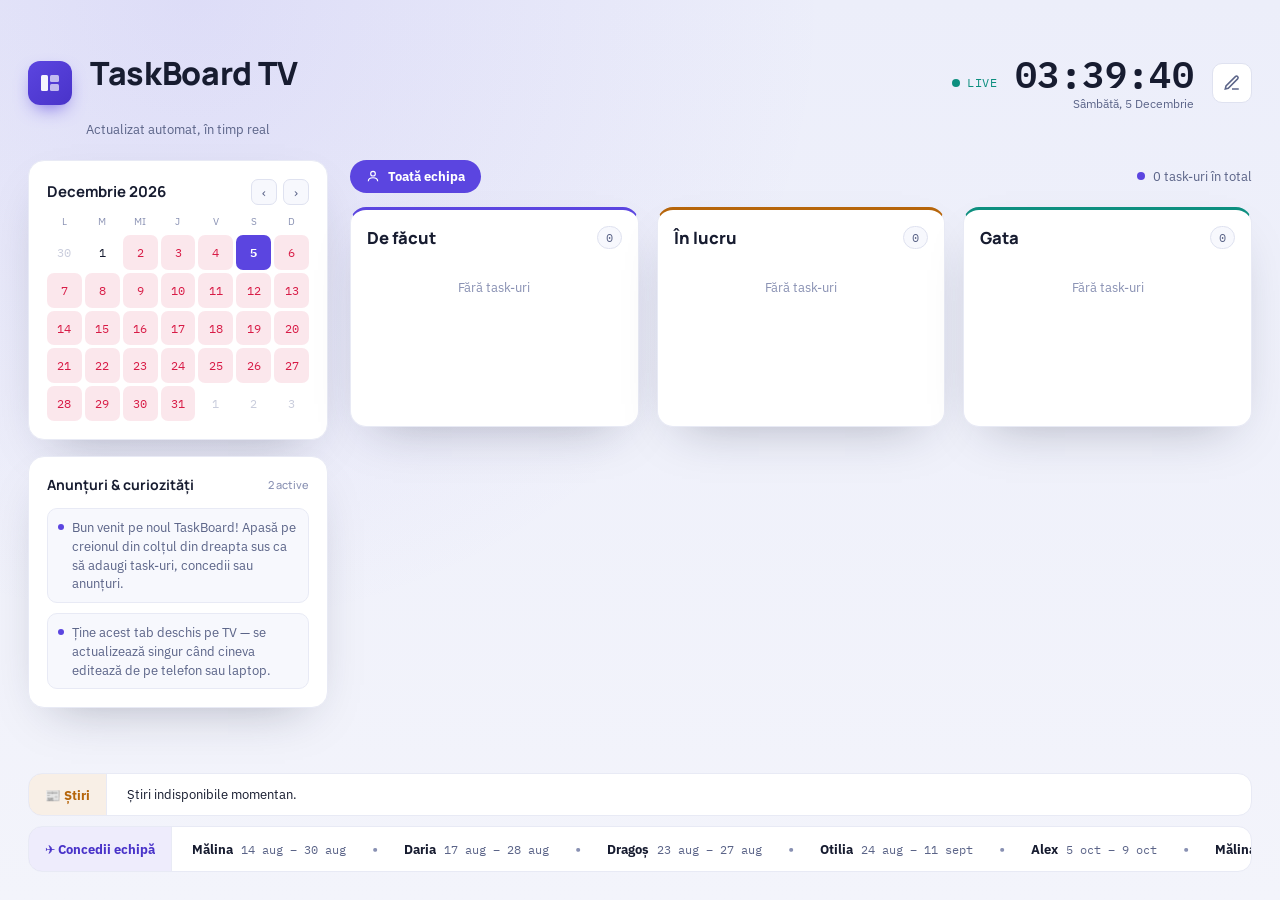
<file: index.html>
<title>TaskBoard TV</title>
<style id="page-style">
  :root {
    color-scheme: dark;
    --bg: #0a0f1c;
    --bg-grid: #0d1424;
    --surface: #121a2e;
    --surface-raised: #1a2540;
    --border: #263252;
    --border-soft: #1c2740;
    --text: #eef1fb;
    --text-muted: #8b96b8;
    --text-faint: #5c6689;
    --accent: #7c6cff;
    --accent-soft: rgba(124, 108, 255, 0.16);
    --accent-strong: #9a8dff;
    --amber: #f5a524;
    --amber-soft: rgba(245, 165, 36, 0.14);
    --teal: #2fd6c3;
    --teal-soft: rgba(47, 214, 195, 0.14);
    --rose: #fb7189;
    --rose-soft: rgba(251, 113, 137, 0.16);
    --shadow: 0 20px 50px -20px rgba(0, 0, 0, 0.6);
    --font-display: 'Manrope', 'Segoe UI', system-ui, sans-serif;
    --font-body: 'IBM Plex Sans', 'Segoe UI', system-ui, sans-serif;
    --font-mono: 'IBM Plex Mono', 'SFMono-Regular', Consolas, monospace;
  }

  :root[data-theme="light"] {
    color-scheme: light;
    --bg: #f3f4fb;
    --bg-grid: #eceefa;
    --surface: #ffffff;
    --surface-raised: #f7f8fd;
    --border: #dfe2f0;
    --border-soft: #e8eaf5;
    --text: #171c30;
    --text-muted: #5b6488;
    --text-faint: #8991b3;
    --accent: #5b45e0;
    --accent-soft: rgba(91, 69, 224, 0.1);
    --accent-strong: #4933c9;
    --amber: #b6650a;
    --amber-soft: rgba(182, 101, 10, 0.1);
    --teal: #0d8f7f;
    --teal-soft: rgba(13, 143, 127, 0.1);
    --rose: #d81b46;
    --rose-soft: rgba(216, 27, 70, 0.1);
    --shadow: 0 20px 50px -25px rgba(30, 34, 60, 0.35);
  }

  @media (prefers-color-scheme: light) {
    :root:not([data-theme="dark"]) {
      color-scheme: light;
      --bg: #f3f4fb;
      --bg-grid: #eceefa;
      --surface: #ffffff;
      --surface-raised: #f7f8fd;
      --border: #dfe2f0;
      --border-soft: #e8eaf5;
      --text: #171c30;
      --text-muted: #5b6488;
      --text-faint: #8991b3;
      --accent: #5b45e0;
      --accent-soft: rgba(91, 69, 224, 0.1);
      --accent-strong: #4933c9;
      --amber: #b6650a;
      --amber-soft: rgba(182, 101, 10, 0.1);
      --teal: #0d8f7f;
      --teal-soft: rgba(13, 143, 127, 0.1);
      --rose: #d81b46;
      --rose-soft: rgba(216, 27, 70, 0.1);
      --shadow: 0 20px 50px -25px rgba(30, 34, 60, 0.35);
    }
  }

  * { box-sizing: border-box; }
  html, body { height: 100%; }
  body {
    margin: 0;
    background: var(--bg);
    background-image:
      radial-gradient(circle at 15% 0%, var(--accent-soft), transparent 45%),
      linear-gradient(180deg, var(--bg-grid), var(--bg));
    color: var(--text);
    font-family: var(--font-body);
    -webkit-font-smoothing: antialiased;
    overflow-x: hidden;
  }
  ::selection { background: var(--accent-soft); }
  button { font-family: inherit; }
  :focus-visible { outline: 2px solid var(--accent-strong); outline-offset: 2px; }
  .tabular { font-variant-numeric: tabular-nums; font-family: var(--font-mono); }

  .board {
    min-height: 100vh;
    display: flex;
    flex-direction: column;
    gap: clamp(14px, 2vw, 22px);
    padding: clamp(14px, 2.2vw, 28px);
  }

  /* ---------- Topbar ---------- */
  .topbar {
    display: flex;
    align-items: center;
    justify-content: space-between;
    gap: 20px;
    flex-wrap: wrap;
  }
  .brand { display: flex; align-items: center; gap: 14px; min-width: 0; }
  .brand-mark {
    width: 44px; height: 44px; border-radius: 12px; flex: none;
    background: linear-gradient(140deg, var(--accent), var(--accent-strong));
    display: flex; align-items: center; justify-content: center;
    box-shadow: 0 8px 20px -8px var(--accent);
  }
  .brand-mark svg { width: 24px; height: 24px; }
  .brand-text { min-width: 0; }
  .board-name-row { display: flex; align-items: baseline; gap: 10px; }
  .board-name {
    font-family: var(--font-display);
    font-weight: 800;
    font-size: clamp(22px, 2.5vw, 36px);
    letter-spacing: -0.01em;
    text-wrap: balance;
    background: transparent; border: none; color: var(--text);
    padding: 2px 4px; border-radius: 6px; max-width: 60vw;
  }
  .board-name[contenteditable="true"] { cursor: text; background: var(--surface-raised); outline: 1px dashed var(--border); }
  .board-subtitle { margin: 2px 0 0; color: var(--text-muted); font-size: 13px; }

  .topbar-right { display: flex; align-items: center; gap: 18px; }
  .live-chip {
    display: flex; align-items: center; gap: 7px;
    font-family: var(--font-mono); font-size: 12px; letter-spacing: 0.04em;
    color: var(--teal); text-transform: uppercase;
  }
  .live-dot { width: 8px; height: 8px; border-radius: 50%; background: var(--teal); box-shadow: 0 0 0 0 var(--teal-soft); animation: pulse 2s infinite; }
  @keyframes pulse {
    0% { box-shadow: 0 0 0 0 var(--teal-soft); }
    70% { box-shadow: 0 0 0 8px transparent; }
    100% { box-shadow: 0 0 0 0 transparent; }
  }
  .clock-block { text-align: right; }
  .clock-time { font-family: var(--font-mono); font-weight: 600; font-size: clamp(24px, 2.9vw, 40px); line-height: 1; letter-spacing: 0.01em; }
  .clock-date { font-size: 12px; color: var(--text-muted); margin-top: 4px; text-transform: capitalize; }

  .icon-btn {
    width: 40px; height: 40px; border-radius: 10px;
    border: 1px solid var(--border); background: var(--surface);
    color: var(--text-muted); display: flex; align-items: center; justify-content: center;
    cursor: pointer; transition: border-color .15s, color .15s, background .15s;
  }
  .icon-btn:hover { color: var(--text); border-color: var(--accent); }
  .icon-btn.active { background: var(--accent); border-color: var(--accent); color: #fff; }
  .icon-btn svg { width: 18px; height: 18px; }

  /* ---------- Body grid ---------- */
  .body-grid {
    flex: 1;
    display: grid;
    grid-template-columns: 300px 1fr;
    gap: clamp(14px, 2vw, 22px);
    align-items: start;
  }
  @media (max-width: 980px) {
    .body-grid { grid-template-columns: 1fr; }
  }

  .panel {
    background: var(--surface);
    border: 1px solid var(--border-soft);
    border-radius: 16px;
    padding: 18px;
    box-shadow: var(--shadow);
  }
  .panel + .panel { margin-top: 16px; }
  .panel-title {
    display: flex; align-items: center; justify-content: space-between;
    font-family: var(--font-display); font-weight: 700; font-size: 14px;
    margin: 0 0 14px;
  }
  .panel-title .hint { font-weight: 500; font-size: 11px; color: var(--text-faint); }

  /* Calendar */
  .cal-head { display: flex; align-items: center; justify-content: space-between; margin-bottom: 10px; }
  .cal-month { font-family: var(--font-display); font-weight: 700; font-size: 15px; }
  .cal-nav { display: flex; gap: 6px; }
  .cal-nav button {
    width: 26px; height: 26px; border-radius: 7px; border: 1px solid var(--border);
    background: var(--surface-raised); color: var(--text-muted); cursor: pointer;
    display: flex; align-items: center; justify-content: center;
  }
  .cal-nav button:hover { color: var(--text); border-color: var(--accent); }
  .cal-grid { display: grid; grid-template-columns: repeat(7, 1fr); gap: 3px; }
  .cal-dow { font-size: 10px; text-align: center; color: var(--text-faint); padding-bottom: 4px; text-transform: uppercase; letter-spacing: .04em; }
  .cal-day {
    aspect-ratio: 1; display: flex; align-items: center; justify-content: center;
    font-family: var(--font-mono); font-size: 12px; border-radius: 7px; color: var(--text);
  }
  .cal-day.other { color: var(--text-faint); opacity: .45; }
  .cal-day.today { background: var(--accent); color: #fff; font-weight: 700; }
  .cal-day.has-vac:not(.today) { background: var(--rose-soft); color: var(--rose); }

  /* Announcements */
  .announce-list { display: flex; flex-direction: column; gap: 10px; max-height: 220px; overflow-y: auto; }
  .announce-item {
    display: flex; gap: 8px; align-items: flex-start;
    font-size: 12.5px; line-height: 1.5; color: var(--text-muted);
    background: var(--surface-raised); border: 1px solid var(--border-soft);
    border-radius: 10px; padding: 9px 10px;
  }
  .announce-item .dot { width: 6px; height: 6px; border-radius: 50%; background: var(--accent); margin-top: 6px; flex: none; }
  .announce-remove {
    margin-left: auto; border: none; background: none; color: var(--text-faint);
    cursor: pointer; font-size: 14px; line-height: 1; padding: 2px;
  }
  .announce-remove:hover { color: var(--rose); }
  .inline-add { display: flex; gap: 6px; margin-top: 12px; }
  .inline-add input {
    flex: 1; background: var(--surface-raised); border: 1px solid var(--border);
    border-radius: 8px; padding: 8px 10px; color: var(--text); font-size: 12.5px; font-family: inherit;
  }
  .inline-add button {
    border: none; background: var(--accent); color: #fff; border-radius: 8px;
    padding: 0 12px; font-weight: 600; font-size: 12.5px; cursor: pointer;
  }
  .inline-add button:hover { background: var(--accent-strong); }

  /* Team chips */
  .team-chips { display: flex; flex-wrap: wrap; gap: 7px; }
  .team-chip {
    display: inline-flex; align-items: center; gap: 6px;
    background: var(--surface-raised); border: 1px solid var(--border-soft);
    border-radius: 999px; padding: 5px 10px; font-size: 12px; color: var(--text);
  }
  .team-chip .remove-chip { border: none; background: none; color: var(--text-faint); cursor: pointer; font-size: 12px; line-height: 1; padding: 0; }
  .team-chip .remove-chip:hover { color: var(--rose); }

  /* ---------- Columns ---------- */
  .toolbar { display: flex; align-items: center; justify-content: space-between; margin-bottom: 14px; flex-wrap: wrap; gap: 10px; }
  .filter-chip {
    display: inline-flex; align-items: center; gap: 8px;
    background: var(--accent); color: #fff; border: none; border-radius: 999px;
    padding: 8px 16px; font-weight: 700; font-size: 13px; cursor: pointer;
  }
  .filter-chip svg { width: 14px; height: 14px; }
  .section-caption { display: flex; align-items: center; gap: 8px; font-size: 13px; color: var(--text-muted); }
  .section-caption .dot { width: 8px; height: 8px; border-radius: 50%; background: var(--accent); }

  .columns {
    display: grid;
    grid-template-columns: repeat(3, minmax(0, 1fr));
    gap: clamp(12px, 1.6vw, 18px);
  }
  @media (max-width: 780px) { .columns { grid-template-columns: 1fr; } }

  .column {
    background: var(--surface);
    border: 1px solid var(--border-soft);
    border-top: 3px solid var(--col-color, var(--accent));
    border-radius: 16px;
    padding: 16px;
    min-height: 220px;
    display: flex; flex-direction: column;
    box-shadow: var(--shadow);
  }
  .column.col-todo { --col-color: var(--accent); }
  .column.col-doing { --col-color: var(--amber); }
  .column.col-done { --col-color: var(--teal); }

  .column-head { display: flex; align-items: center; justify-content: space-between; margin-bottom: 12px; }
  .column-head h3 { margin: 0; font-family: var(--font-display); font-size: clamp(16px, 1.3vw, 21px); font-weight: 800; }
  .column-count {
    font-family: var(--font-mono); font-size: 12px; min-width: 24px; text-align: center;
    background: var(--surface-raised); border: 1px solid var(--border); border-radius: 999px; padding: 3px 8px; color: var(--text-muted);
  }

  .task-list { display: flex; flex-direction: column; gap: 10px; flex: 1; }
  .empty-hint { color: var(--text-faint); font-size: 13px; padding: 18px 4px; text-align: center; }

  .task-card {
    background: var(--surface-raised); border: 1px solid var(--border);
    border-radius: 12px; padding: 11px 12px; position: relative;
  }
  .task-title { font-size: clamp(13.5px, 1.05vw, 17px); font-weight: 600; line-height: 1.4; text-wrap: balance; padding-right: 20px; }
  .task-meta { display: flex; align-items: center; gap: 8px; margin-top: 8px; flex-wrap: wrap; }
  .task-assignee {
    display: inline-flex; align-items: center; gap: 5px; font-size: 11px; color: var(--text-muted);
    background: var(--surface); border: 1px solid var(--border-soft); border-radius: 999px; padding: 3px 8px;
  }
  .task-due { font-family: var(--font-mono); font-size: 11px; color: var(--text-faint); }
  .task-actions { position: absolute; top: 8px; right: 8px; display: flex; gap: 4px; }
  .task-actions button {
    width: 20px; height: 20px; border-radius: 6px; border: none; background: transparent;
    color: var(--text-faint); cursor: pointer; display: flex; align-items: center; justify-content: center; font-size: 12px;
  }
  .task-actions button:hover { background: var(--border-soft); color: var(--text); }
  .task-actions button.danger:hover { color: var(--rose); }

  .add-task-form { margin-top: 12px; display: flex; flex-direction: column; gap: 6px; }
  .add-task-form input {
    background: var(--surface-raised); border: 1px solid var(--border); border-radius: 8px;
    padding: 8px 10px; color: var(--text); font-size: 12.5px; font-family: inherit;
  }
  .add-task-form .row { display: flex; gap: 6px; }
  .add-task-form .row input { flex: 1; min-width: 0; }
  .add-task-form button {
    border: 1px dashed var(--border); background: transparent; color: var(--text-muted);
    border-radius: 8px; padding: 8px; font-size: 12px; cursor: pointer; font-weight: 600;
  }
  .add-task-form button:hover { color: var(--accent); border-color: var(--accent); }

  /* ---------- Ticker ---------- */
  .ticker-bar {
    background: var(--surface); border: 1px solid var(--border-soft); border-radius: 14px;
    display: flex; align-items: stretch; overflow: hidden; box-shadow: var(--shadow);
  }
  .ticker-label {
    flex: none; display: flex; align-items: center; gap: 8px;
    background: var(--accent-soft); color: var(--accent-strong); font-weight: 700; font-size: 12.5px;
    padding: 0 16px; white-space: nowrap; border-right: 1px solid var(--border-soft);
  }
  .ticker-viewport { flex: 1; overflow: hidden; position: relative; display: flex; align-items: center; }
  .ticker-track {
    display: flex; align-items: center; gap: 26px; white-space: nowrap;
    padding: 12px 20px; animation: scroll-left var(--ticker-duration, 40s) linear infinite;
  }
  @keyframes scroll-left {
    from { transform: translateX(0); }
    to { transform: translateX(-50%); }
  }
  .ticker-item { display: inline-flex; align-items: center; gap: 8px; font-size: clamp(13px, 1vw, 16px); }
  .ticker-item .name { font-weight: 700; }
  .ticker-item .range { color: var(--text-muted); font-family: var(--font-mono); font-size: clamp(12px, 0.9vw, 14px); }
  .ticker-item .active-badge {
    font-size: 10px; font-weight: 700; text-transform: uppercase; letter-spacing: .03em;
    background: var(--rose-soft); color: var(--rose); border-radius: 999px; padding: 2px 8px;
  }
  .ticker-sep { color: var(--text-faint); }
  .ticker-edit { flex: none; display: flex; align-items: center; padding: 0 10px; border-left: 1px solid var(--border-soft); }
  .ticker-stack { display: flex; flex-direction: column; gap: 10px; }
  .news-ticker .ticker-label { background: var(--amber-soft); color: var(--amber); }

  /* ---------- Large-screen (TV via HDMI) scaling ---------- */
  @media (min-width: 1600px) {
    .board { padding: 30px 40px; gap: 22px; }
    .body-grid { grid-template-columns: 340px 1fr; gap: 24px; }
    .panel { padding: 22px 24px; }
    .panel-title { font-size: 16px; margin-bottom: 16px; }
    .cal-month { font-size: 18px; }
    .cal-day { font-size: 14px; }
    .cal-dow { font-size: 11px; }
    .announce-item { font-size: 14px; padding: 11px 12px; }
    .column { padding: 20px 22px; min-height: 260px; }
    .column-head { margin-bottom: 16px; }
    .task-card { padding: 14px 16px; }
    .task-assignee { font-size: 13px; padding: 4px 10px; }
    .task-due { font-size: 12.5px; }
    .ticker-bar { }
    .ticker-label { font-size: 14px; padding: 0 20px; }
    .ticker-track { padding: 14px 24px; gap: 32px; }
    .filter-chip { font-size: 14px; padding: 10px 18px; }
    .section-caption { font-size: 14px; }
  }

  @media (prefers-reduced-motion: reduce) {
    .ticker-track { animation: none; }
    .ticker-viewport { overflow-x: auto; }
    .live-dot { animation: none; }
  }

  /* ---------- Modal ---------- */
  .modal-backdrop {
    position: fixed; inset: 0; background: rgba(6, 9, 20, .6); backdrop-filter: blur(2px);
    display: flex; align-items: center; justify-content: center; padding: 20px; z-index: 50;
  }
  .modal {
    background: var(--surface); border: 1px solid var(--border-soft); border-radius: 16px;
    padding: 22px; width: min(520px, 100%); max-height: 80vh; overflow-y: auto; box-shadow: var(--shadow);
  }
  .modal h2 { margin: 0 0 4px; font-family: var(--font-display); font-size: 18px; }
  .modal .sub { margin: 0 0 16px; color: var(--text-muted); font-size: 13px; }
  .vac-row { display: flex; gap: 8px; align-items: center; padding: 8px 0; border-bottom: 1px solid var(--border-soft); }
  .vac-row:last-of-type { border-bottom: none; }
  .vac-row .vname { font-weight: 600; font-size: 13px; flex: 1; }
  .vac-row .vrange { font-family: var(--font-mono); font-size: 11.5px; color: var(--text-muted); }
  .vac-row button { border: none; background: none; color: var(--text-faint); cursor: pointer; font-size: 14px; }
  .vac-row button:hover { color: var(--rose); }
  .vac-add { display: flex; gap: 6px; margin-top: 14px; flex-wrap: wrap; }
  .vac-add input { background: var(--surface-raised); border: 1px solid var(--border); border-radius: 8px; padding: 8px 10px; color: var(--text); font-size: 12.5px; font-family: inherit; }
  .vac-add input[type="text"] { flex: 1; min-width: 100px; }
  .vac-add input[type="date"] { flex: 1; min-width: 120px; }
  .vac-add button.submit { border: none; background: var(--accent); color: #fff; border-radius: 8px; padding: 0 14px; font-weight: 700; cursor: pointer; }
  .modal-close { position: absolute; top: 14px; right: 14px; }
  .modal { position: relative; }

  /* ---------- Toast ---------- */
  .toast {
    position: fixed; bottom: 20px; left: 50%; transform: translateX(-50%);
    background: var(--surface-raised); border: 1px solid var(--border); color: var(--text);
    padding: 10px 18px; border-radius: 999px; font-size: 13px; box-shadow: var(--shadow);
    z-index: 60; opacity: 0; pointer-events: none; transition: opacity .2s, transform .2s;
  }
  .toast.show { opacity: 1; transform: translateX(-50%) translateY(-6px); }

  .readonly-badge {
    font-size: 11px; color: var(--text-faint); border: 1px solid var(--border); border-radius: 999px;
    padding: 4px 10px;
  }
</style>
<link rel="preconnect" href="https://fonts.googleapis.com">
<link rel="preconnect" href="https://fonts.gstatic.com" crossorigin>
<link href="https://fonts.googleapis.com/css2?family=IBM+Plex+Mono:wght@400;500;600&family=IBM+Plex+Sans:wght@400;500;600&family=Manrope:wght@500;700;800&display=swap" rel="stylesheet">

<div id="app-root"></div>
<script id="state-json" type="application/json">{"boardName":"TaskBoard TV","subtitle":"Actualizat automat, în timp real","tasks":[],"vacations":[{"id":"v1","name":"Mălina","start":"2026-08-14","end":"2026-08-30"},{"id":"v2","name":"Daria","start":"2026-08-17","end":"2026-08-28"},{"id":"v3","name":"Dragoș","start":"2026-08-23","end":"2026-08-27"},{"id":"v4","name":"Otilia","start":"2026-08-24","end":"2026-09-11"},{"id":"v5","name":"Alex","start":"2026-10-05","end":"2026-10-09"},{"id":"v6","name":"Mălina","start":"2026-10-12","end":"2026-10-25"},{"id":"v7","name":"Mircea","start":"2026-10-19","end":"2026-10-20"},{"id":"v8","name":"Alex","start":"2026-11-23","end":"2026-11-27"},{"id":"v9","name":"Amalia","start":"2026-11-26","end":"2026-11-27"},{"id":"v10","name":"Loredana","start":"2026-12-02","end":"2026-12-11"},{"id":"v11","name":"Vera","start":"2026-12-02","end":"2026-12-12"},{"id":"v12","name":"Mălina","start":"2026-12-11","end":"2026-12-27"},{"id":"v13","name":"Daria","start":"2026-12-23","end":"2026-12-24"},{"id":"v14","name":"Alex","start":"2026-12-28","end":"2026-12-28"},{"id":"v15","name":"Amalia","start":"2026-12-28","end":"2026-12-31"}],"announcements":[{"id":"a1","text":"Bun venit pe noul TaskBoard! Apasă pe creionul din colțul din dreapta sus ca să adaugi task-uri, concedii sau anunțuri."},{"id":"a2","text":"Ține acest tab deschis pe TV — se actualizează singur când cineva editează de pe telefon sau laptop."}],"teamMembers":["Claudiu","Alexandra","Dragoș","Cristina","Amalia","Alex","Raluca","Andra","Ștefan","Mălina","Doina","Mircea","Loredana","Otilia"]}</script>
<script id="boot-script">
(function () {
  "use strict";

  var DEFAULT_STATE = { boardName: "TaskBoard TV", subtitle: "Actualizat automat, în timp real", tasks: [], vacations: [], announcements: [], teamMembers: [] };
  var COLUMNS = [
    { key: "todo", label: "De făcut", cls: "col-todo" },
    { key: "doing", label: "În lucru", cls: "col-doing" },
    { key: "done", label: "Gata", cls: "col-done" }
  ];
  var DOW = ["L", "M", "Mi", "J", "V", "S", "D"];
  var MONTHS = ["Ianuarie", "Februarie", "Martie", "Aprilie", "Mai", "Iunie", "Iulie", "August", "Septembrie", "Octombrie", "Noiembrie", "Decembrie"];
  var MONTHS_SHORT = ["ian", "feb", "mar", "apr", "mai", "iun", "iul", "aug", "sept", "oct", "nov", "dec"];
  var STORAGE_KEY = "taskboardTvState_v1";
  var NEWS_CACHE_KEY = "taskboardTvNewsCache_v1";

  // Surface runtime errors in the console instead of letting a single bad
  // event handler silently wedge a TV screen that nobody is watching closely.
  window.addEventListener("error", function (e) { console.error("TaskBoard TV runtime error:", e.error || e.message); });
  window.addEventListener("unhandledrejection", function (e) { console.error("TaskBoard TV unhandled rejection:", e.reason); });

  var state = loadInitialState();
  var view = { editMode: false, filterAssignee: "all", calYear: new Date().getFullYear(), calMonth: new Date().getMonth(), vacModalOpen: false, teamModalOpen: false, canEdit: true, artifactReady: false };
  var artifactApi = null;
  var newsItems = loadCachedNews();
  var newsError = false;

  function readStorage(key) {
    try { return window.localStorage ? localStorage.getItem(key) : null; } catch (e) { return null; }
  }
  function writeStorage(key, value) {
    try { if (window.localStorage) localStorage.setItem(key, value); } catch (e) { /* quota or unavailable — non-fatal */ }
  }

  // Two possible sources of truth: the state baked into this document at
  // last publish, and whatever this browser last saved to localStorage
  // (used when the Claude "artifact" publish API isn't available, e.g. when
  // this board is hosted standalone). Both carry a _savedAt timestamp, so we
  // always keep whichever one is actually newer instead of guessing.
  function loadInitialState() {
    var embedded = JSON.parse(JSON.stringify(DEFAULT_STATE));
    try {
      var el = document.getElementById("state-json");
      if (el && el.textContent.trim()) {
        embedded = Object.assign({}, DEFAULT_STATE, JSON.parse(el.textContent));
      }
    } catch (e) { /* corrupt embedded state — fall back to defaults */ }

    var local = null;
    try {
      var raw = readStorage(STORAGE_KEY);
      if (raw) {
        var parsed = JSON.parse(raw);
        if (parsed && parsed.state) local = Object.assign({}, DEFAULT_STATE, parsed.state);
      }
    } catch (e) { /* corrupt local backup — ignore */ }

    if (local && (local._savedAt || 0) > (embedded._savedAt || 0)) return local;
    return embedded;
  }

  function saveLocalBackup(s) {
    writeStorage(STORAGE_KEY, JSON.stringify({ state: s }));
  }

  function loadCachedNews() {
    try {
      var raw = readStorage(NEWS_CACHE_KEY);
      if (raw) {
        var parsed = JSON.parse(raw);
        if (parsed && Array.isArray(parsed.items)) return parsed.items;
      }
    } catch (e) { /* ignore */ }
    return [];
  }
  function saveCachedNews(items) {
    writeStorage(NEWS_CACHE_KEY, JSON.stringify({ items: items, at: Date.now() }));
  }

  function escapeHtml(str) {
    return String(str == null ? "" : str).replace(/[&<>"']/g, function (c) {
      return { "&": "&amp;", "<": "&lt;", ">": "&gt;", '"': "&quot;", "'": "&#39;" }[c];
    });
  }
  function uid(prefix) { return prefix + "_" + Date.now().toString(36) + Math.random().toString(36).slice(2, 7); }
  function pad2(n) { return n < 10 ? "0" + n : "" + n; }
  function todayISO() { var d = new Date(); return d.getFullYear() + "-" + pad2(d.getMonth() + 1) + "-" + pad2(d.getDate()); }
  function fmtRange(startISO, endISO) {
    var s = new Date(startISO + "T00:00:00"), e = new Date(endISO + "T00:00:00");
    var sTxt = s.getDate() + " " + MONTHS_SHORT[s.getMonth()];
    var eTxt = e.getDate() + " " + MONTHS_SHORT[e.getMonth()];
    return startISO === endISO ? sTxt : sTxt + " – " + eTxt;
  }
  function isActiveNow(v) { var t = todayISO(); return v.start <= t && t <= v.end; }
  function dateInRange(iso, v) { return v.start <= iso && iso <= v.end; }

  /* ---------------- render ---------------- */
  function render() {
    try {
      var root = document.getElementById("app-root");
      if (!root) return;
      root.innerHTML = renderBoard();
      wireEvents();
    } catch (err) {
      console.error("render failed", err);
    }
  }

  function renderBoard() {
    return (
      '<div class="board">' +
      renderTeamDatalist() +
      renderTopbar() +
      '<div class="body-grid">' +
      '<aside class="sidebar">' + renderCalendarPanel() + renderAnnouncePanel() + "</aside>" +
      "<main>" + renderToolbar() + renderColumns() + "</main>" +
      "</div>" +
      '<footer class="ticker-stack">' + renderNewsTicker() + renderTicker() + "</footer>" +
      "</div>" +
      (view.vacModalOpen ? renderVacModal() : "") +
      (view.teamModalOpen ? renderTeamModal() : "") +
      '<div class="toast" id="toast"></div>'
    );
  }

  function renderTopbar() {
    var now = new Date();
    var timeStr = pad2(now.getHours()) + ":" + pad2(now.getMinutes()) + ":" + pad2(now.getSeconds());
    var dateStr = now.toLocaleDateString("ro-RO", { weekday: "long", day: "numeric", month: "long" });
    return (
      '<header class="topbar">' +
      '<div class="brand">' +
      '<div class="brand-mark"><svg viewBox="0 0 24 24" fill="none"><rect x="3" y="4" width="7" height="16" rx="1.5" fill="white" fill-opacity=".95"/><rect x="12" y="4" width="9" height="7" rx="1.5" fill="white" fill-opacity=".65"/><rect x="12" y="13" width="9" height="7" rx="1.5" fill="white" fill-opacity=".65"/></svg></div>' +
      '<div class="brand-text">' +
      '<div class="board-name-row"><h1 class="board-name" id="board-name" contenteditable="' + (view.editMode ? "true" : "false") + '" spellcheck="false">' + escapeHtml(state.boardName) + "</h1></div>" +
      '<p class="board-subtitle">' + escapeHtml(state.subtitle) + "</p>" +
      "</div></div>" +
      '<div class="topbar-right">' +
      '<div class="live-chip"><span class="live-dot"></span>Live</div>' +
      '<div class="clock-block"><div class="clock-time tabular" id="clock-time">' + timeStr + '</div><div class="clock-date" id="clock-date">' + dateStr + "</div></div>" +
      (view.canEdit
        ? '<button class="icon-btn' + (view.editMode ? " active" : "") + '" id="btn-edit-toggle" aria-label="Comută modul editare" title="' + (view.editMode ? "Ieși din editare" : "Editează") + '"><svg viewBox="0 0 24 24" fill="none" stroke="currentColor" stroke-width="2"><path d="M12 20h9"/><path d="M16.5 3.5a2.1 2.1 0 0 1 3 3L7 19l-4 1 1-4Z"/></svg></button>'
        : '<span class="readonly-badge">doar vizualizare</span>') +
      "</div></header>"
    );
  }

  function renderCalendarPanel() {
    var y = view.calYear, m = view.calMonth;
    var first = new Date(y, m, 1);
    var startOffset = (first.getDay() + 6) % 7; // Monday-first
    var daysInMonth = new Date(y, m + 1, 0).getDate();
    var daysInPrev = new Date(y, m, 0).getDate();
    var cells = [];
    for (var i = 0; i < startOffset; i++) cells.push({ day: daysInPrev - startOffset + 1 + i, other: true, iso: null });
    for (var d = 1; d <= daysInMonth; d++) cells.push({ day: d, other: false, iso: y + "-" + pad2(m + 1) + "-" + pad2(d) });
    while (cells.length % 7 !== 0 || cells.length < 35) {
      var nd = cells.length - (startOffset + daysInMonth) + 1;
      cells.push({ day: nd, other: true, iso: null });
      if (cells.length >= 42) break;
    }
    var todayIso = todayISO();
    var cellsHtml = cells.map(function (c) {
      var cls = "cal-day";
      if (c.other) cls += " other";
      if (c.iso === todayIso) cls += " today";
      else if (c.iso && state.vacations.some(function (v) { return dateInRange(c.iso, v); })) cls += " has-vac";
      return '<div class="' + cls + '">' + c.day + "</div>";
    }).join("");
    var dowHtml = DOW.map(function (d) { return '<div class="cal-dow">' + d + "</div>"; }).join("");
    return (
      '<section class="panel calendar-panel"><div class="cal-head"><div class="cal-month">' + MONTHS[m] + " " + y + '</div>' +
      '<div class="cal-nav"><button id="cal-prev" aria-label="Luna anterioară">‹</button><button id="cal-next" aria-label="Luna următoare">›</button></div></div>' +
      '<div class="cal-grid">' + dowHtml + cellsHtml + "</div></section>"
    );
  }

  function renderAnnouncePanel() {
    var items = state.announcements.map(function (a) {
      return (
        '<div class="announce-item"><span class="dot"></span><span>' + escapeHtml(a.text) + "</span>" +
        (view.editMode ? '<button class="announce-remove" data-remove-announce="' + a.id + '" aria-label="Șterge">×</button>' : "") +
        "</div>"
      );
    }).join("") || '<div class="empty-hint">Niciun anunț momentan.</div>';
    return (
      '<section class="panel announce-panel"><h2 class="panel-title">Anunțuri &amp; curiozități<span class="hint">' + state.announcements.length + " active</span></h2>" +
      '<div class="announce-list">' + items + "</div>" +
      (view.editMode
        ? '<div class="inline-add"><input type="text" id="new-announce" placeholder="Scrie un anunț nou…" maxlength="180"><button id="btn-add-announce">Adaugă</button></div>'
        : "") +
      "</section>"
    );
  }

  function renderTeamModal() {
    var members = state.teamMembers || [];
    var chips = members.map(function (name) {
      return (
        '<span class="team-chip">' + escapeHtml(name) +
        '<button class="remove-chip" data-remove-member="' + escapeHtml(name) + '" aria-label="Șterge ' + escapeHtml(name) + '">×</button>' +
        "</span>"
      );
    }).join("") || '<div class="empty-hint">Niciun responsabil adăugat.</div>';
    return (
      '<div class="modal-backdrop" id="team-backdrop"><div class="modal"><button class="icon-btn modal-close" id="btn-close-team" aria-label="Închide">✕</button>' +
      "<h2>Echipă</h2><p class=\"sub\">Responsabilii disponibili pentru task-uri și concedii. Nu apar pe ecranul TV.</p>" +
      '<div class="team-chips">' + chips + "</div>" +
      '<div class="inline-add" style="margin-top:14px"><input type="text" id="new-member" placeholder="Nume responsabil…" maxlength="40"><button id="btn-add-member">Adaugă</button></div>' +
      "</div></div>"
    );
  }

  function renderTeamDatalist() {
    var members = state.teamMembers || [];
    return '<datalist id="team-list">' + members.map(function (n) { return '<option value="' + escapeHtml(n) + '">'; }).join("") + "</datalist>";
  }

  function assignees() {
    var set = {};
    state.tasks.forEach(function (t) { if (t.assignee) set[t.assignee] = true; });
    return Object.keys(set).sort();
  }

  function renderToolbar() {
    var list = assignees();
    var label = view.filterAssignee === "all" ? "Toată echipa" : view.filterAssignee;
    return (
      '<div class="toolbar"><div style="display:flex;align-items:center;gap:10px;flex-wrap:wrap;">' +
      '<button class="filter-chip" id="btn-cycle-filter" title="Filtrează după persoană"><svg viewBox="0 0 24 24" fill="none" stroke="currentColor" stroke-width="2"><circle cx="12" cy="8" r="4"/><path d="M4 21c0-4 4-6 8-6s8 2 8 6"/></svg>' + escapeHtml(label) + (list.length ? " ▾" : "") + "</button>" +
      (view.editMode ? '<button class="icon-btn" id="btn-open-team" aria-label="Gestionează echipa" title="Gestionează echipa"><svg viewBox="0 0 24 24" fill="none" stroke="currentColor" stroke-width="2"><circle cx="9" cy="8" r="3.2"/><path d="M2.5 19c0-3.3 2.9-5.5 6.5-5.5s6.5 2.2 6.5 5.5"/><circle cx="17" cy="8" r="2.6"/><path d="M15.5 13.7c2.6.4 4 2.2 4 5.3"/></svg></button>' : "") +
      "</div>" +
      '<div class="section-caption"><span class="dot"></span>' + state.tasks.length + " task-uri în total</div></div>"
    );
  }

  function renderColumns() {
    var filtered = state.tasks.filter(function (t) { return view.filterAssignee === "all" || t.assignee === view.filterAssignee; });
    var html = COLUMNS.map(function (col) {
      var tasks = filtered.filter(function (t) { return t.column === col.key; });
      var cardsHtml = tasks.map(function (t) {
        var idx = COLUMNS.findIndex(function (c) { return c.key === col.key; });
        var prevBtn = idx > 0 && view.editMode ? '<button data-move="' + t.id + '" data-dir="-1" aria-label="Mută înapoi">‹</button>' : "";
        var nextBtn = idx < COLUMNS.length - 1 && view.editMode ? '<button data-move="' + t.id + '" data-dir="1" aria-label="Mută înainte">›</button>' : "";
        var delBtn = view.editMode ? '<button class="danger" data-remove-task="' + t.id + '" aria-label="Șterge task">×</button>' : "";
        return (
          '<div class="task-card"><div class="task-title">' + escapeHtml(t.title) + "</div>" +
          '<div class="task-meta">' +
          (t.assignee ? '<span class="task-assignee">👤 ' + escapeHtml(t.assignee) + "</span>" : "") +
          (t.due ? '<span class="task-due tabular">' + escapeHtml(t.due) + "</span>" : "") +
          "</div>" +
          (view.editMode ? '<div class="task-actions">' + prevBtn + nextBtn + delBtn + "</div>" : "") +
          "</div>"
        );
      }).join("") || '<div class="empty-hint">Fără task-uri</div>';
      var addForm = view.editMode
        ? '<form class="add-task-form" data-add-task="' + col.key + '">' +
          '<input type="text" name="title" placeholder="Task nou…" maxlength="140" required>' +
          '<div class="row"><input type="text" name="assignee" list="team-list" placeholder="Responsabil (opțional)" maxlength="40"><input type="text" name="due" placeholder="Termen, ex: 28 aug" maxlength="20"></div>' +
          '<button type="submit">+ Adaugă în ' + escapeHtml(col.label) + "</button></form>"
        : "";
      return (
        '<div class="column ' + col.cls + '"><div class="column-head"><h3>' + col.label + '</h3><span class="column-count tabular">' + tasks.length + "</span></div>" +
        '<div class="task-list">' + cardsHtml + "</div>" + addForm + "</div>"
      );
    }).join("");
    return '<div class="columns">' + html + "</div>";
  }

  function renderTicker() {
    var sorted = state.vacations.slice().sort(function (a, b) { return a.start < b.start ? -1 : 1; });
    var itemsHtml = sorted.map(function (v) {
      return (
        '<span class="ticker-item"><span class="name">' + escapeHtml(v.name) + '</span><span class="range tabular">' + fmtRange(v.start, v.end) + "</span>" +
        (isActiveNow(v) ? '<span class="active-badge">în concediu acum</span>' : "") +
        "</span>"
      );
    }).join('<span class="ticker-sep">•</span>');
    var track = sorted.length
      ? '<div class="ticker-track" style="--ticker-duration:' + Math.max(20, sorted.length * 6) + 's">' + itemsHtml + '<span class="ticker-sep">•</span>' + itemsHtml + "</div>"
      : '<div class="ticker-track" style="animation:none"><span class="ticker-item">Nicio absență programată.</span></div>';
    return (
      '<div class="ticker-bar"><div class="ticker-label">✈ Concedii echipă</div>' +
      '<div class="ticker-viewport">' + track + "</div>" +
      (view.editMode ? '<div class="ticker-edit"><button class="icon-btn" id="btn-open-vac" aria-label="Gestionează concediile" title="Gestionează concediile"><svg viewBox="0 0 24 24" fill="none" stroke="currentColor" stroke-width="2"><path d="M5 12h14M12 5v14"/></svg></button></div>' : "") +
      "</div>"
    );
  }

  function newsTickerInner() {
    var items = newsItems.length ? newsItems : null;
    var itemsHtml = items
      ? items.map(function (t) { return '<span class="ticker-item"><span class="name">' + escapeHtml(t) + "</span></span>"; }).join('<span class="ticker-sep">•</span>')
      : '<span class="ticker-item">' + (newsError ? "Știri indisponibile momentan." : "Se încarcă știrile…") + "</span>";
    var track = items
      ? '<div class="ticker-track" style="--ticker-duration:' + Math.max(30, items.length * 8) + 's">' + itemsHtml + '<span class="ticker-sep">•</span>' + itemsHtml + "</div>"
      : '<div class="ticker-track" style="animation:none">' + itemsHtml + "</div>";
    return '<div class="ticker-label">📰 Știri</div><div class="ticker-viewport">' + track + "</div>";
  }

  function renderNewsTicker() {
    return '<div class="ticker-bar news-ticker" id="news-ticker">' + newsTickerInner() + "</div>";
  }

  function updateNewsTickerDom() {
    var el = document.getElementById("news-ticker");
    if (el) el.innerHTML = newsTickerInner();
  }

  function fetchNews() {
    var rssUrl = "https://news.google.com/rss?hl=ro&gl=RO&ceid=RO:ro";
    var proxyUrl = "https://api.rss2json.com/v1/api.json?rss_url=" + encodeURIComponent(rssUrl);
    // Guard against the third-party proxy hanging indefinitely — without a
    // timeout a stalled request just sits there until the next interval.
    var controller = (typeof AbortController === "function") ? new AbortController() : null;
    var timer = controller ? setTimeout(function () { controller.abort(); }, 10000) : null;
    function clearTimer() { if (timer) clearTimeout(timer); }
    fetch(proxyUrl, controller ? { signal: controller.signal } : undefined).then(function (res) {
      clearTimer();
      if (!res.ok) throw new Error("bad status " + res.status);
      return res.json();
    }).then(function (data) {
      if (!data || !data.items || !data.items.length) throw new Error("empty payload");
      newsItems = data.items.slice(0, 14).map(function (it) { return (it.title || "").trim(); }).filter(Boolean);
      newsError = false;
      saveCachedNews(newsItems);
      updateNewsTickerDom();
    }).catch(function (err) {
      clearTimer();
      console.error("news fetch failed", err);
      // Keep showing the last cached headlines instead of flipping to
      // "unavailable" on every transient failure of the free proxy.
      newsError = !newsItems.length;
      updateNewsTickerDom();
    });
  }

  function renderVacModal() {
    var sorted = state.vacations.slice().sort(function (a, b) { return a.start < b.start ? -1 : 1; });
    var rows = sorted.map(function (v) {
      return (
        '<div class="vac-row"><span class="vname">' + escapeHtml(v.name) + '</span><span class="vrange">' + fmtRange(v.start, v.end) + "</span>" +
        '<button data-remove-vac="' + v.id + '" aria-label="Șterge">×</button></div>'
      );
    }).join("") || '<div class="empty-hint">Nicio absență adăugată.</div>';
    return (
      '<div class="modal-backdrop" id="vac-backdrop"><div class="modal"><button class="icon-btn modal-close" id="btn-close-vac" aria-label="Închide">✕</button>' +
      "<h2>Concedii echipă</h2><p class=\"sub\">Adaugă sau șterge perioade de absență.</p>" +
      '<div id="vac-rows">' + rows + "</div>" +
      '<form class="vac-add" id="vac-add-form">' +
      '<input type="text" name="name" list="team-list" placeholder="Nume" required maxlength="40">' +
      '<input type="date" name="start" required>' +
      '<input type="date" name="end" required>' +
      '<button type="submit" class="submit">Adaugă</button>' +
      "</form></div></div>"
    );
  }

  /* ---------------- events ---------------- */
  function wireEvents() {
    var editBtn = document.getElementById("btn-edit-toggle");
    if (editBtn) editBtn.onclick = function () { view.editMode = !view.editMode; render(); };

    var nameEl = document.getElementById("board-name");
    if (nameEl && view.editMode) {
      nameEl.onblur = function () {
        var val = nameEl.textContent.trim() || DEFAULT_STATE.boardName;
        if (val !== state.boardName) persist(Object.assign({}, state, { boardName: val }));
      };
      nameEl.onkeydown = function (e) { if (e.key === "Enter") { e.preventDefault(); nameEl.blur(); } };
    }

    var filterBtn = document.getElementById("btn-cycle-filter");
    if (filterBtn) filterBtn.onclick = function () {
      var list = ["all"].concat(assignees());
      var idx = list.indexOf(view.filterAssignee);
      view.filterAssignee = list[(idx + 1) % list.length];
      render();
    };

    var calPrev = document.getElementById("cal-prev");
    var calNext = document.getElementById("cal-next");
    if (calPrev) calPrev.onclick = function () { view.calMonth--; if (view.calMonth < 0) { view.calMonth = 11; view.calYear--; } render(); };
    if (calNext) calNext.onclick = function () { view.calMonth++; if (view.calMonth > 11) { view.calMonth = 0; view.calYear++; } render(); };

    var addAnnounceBtn = document.getElementById("btn-add-announce");
    if (addAnnounceBtn) addAnnounceBtn.onclick = function () {
      var input = document.getElementById("new-announce");
      var val = input.value.trim();
      if (!val) return;
      var next = Object.assign({}, state, { announcements: state.announcements.concat([{ id: uid("a"), text: val }]) });
      persist(next);
    };
    document.querySelectorAll("[data-remove-announce]").forEach(function (btn) {
      btn.onclick = function () {
        var id = btn.getAttribute("data-remove-announce");
        persist(Object.assign({}, state, { announcements: state.announcements.filter(function (a) { return a.id !== id; }) }));
      };
    });

    var addMemberBtn = document.getElementById("btn-add-member");
    if (addMemberBtn) addMemberBtn.onclick = function () {
      var input = document.getElementById("new-member");
      var val = input.value.trim();
      if (!val) return;
      var current = state.teamMembers || [];
      if (current.indexOf(val) !== -1) { input.value = ""; return; }
      persist(Object.assign({}, state, { teamMembers: current.concat([val]) }));
    };
    document.querySelectorAll("[data-remove-member]").forEach(function (btn) {
      btn.onclick = function () {
        var name = btn.getAttribute("data-remove-member");
        persist(Object.assign({}, state, { teamMembers: (state.teamMembers || []).filter(function (n) { return n !== name; }) }));
      };
    });

    document.querySelectorAll("[data-add-task]").forEach(function (form) {
      form.onsubmit = function (e) {
        e.preventDefault();
        var col = form.getAttribute("data-add-task");
        var fd = new FormData(form);
        var title = (fd.get("title") || "").toString().trim();
        if (!title) return;
        var task = { id: uid("t"), title: title, assignee: (fd.get("assignee") || "").toString().trim(), due: (fd.get("due") || "").toString().trim(), column: col };
        persist(Object.assign({}, state, { tasks: state.tasks.concat([task]) }));
      };
    });
    document.querySelectorAll("[data-move]").forEach(function (btn) {
      btn.onclick = function () {
        var id = btn.getAttribute("data-move");
        var dir = parseInt(btn.getAttribute("data-dir"), 10);
        var keys = COLUMNS.map(function (c) { return c.key; });
        var tasks = state.tasks.map(function (t) {
          if (t.id !== id) return t;
          var idx = keys.indexOf(t.column) + dir;
          idx = Math.max(0, Math.min(keys.length - 1, idx));
          return Object.assign({}, t, { column: keys[idx] });
        });
        persist(Object.assign({}, state, { tasks: tasks }));
      };
    });
    document.querySelectorAll("[data-remove-task]").forEach(function (btn) {
      btn.onclick = function () {
        var id = btn.getAttribute("data-remove-task");
        persist(Object.assign({}, state, { tasks: state.tasks.filter(function (t) { return t.id !== id; }) }));
      };
    });

    var openVac = document.getElementById("btn-open-vac");
    if (openVac) openVac.onclick = function () { view.vacModalOpen = true; render(); };
    var closeVac = document.getElementById("btn-close-vac");
    if (closeVac) closeVac.onclick = function () { view.vacModalOpen = false; render(); };
    var backdrop = document.getElementById("vac-backdrop");
    if (backdrop) backdrop.onclick = function (e) { if (e.target === backdrop) { view.vacModalOpen = false; render(); } };

    var openTeam = document.getElementById("btn-open-team");
    if (openTeam) openTeam.onclick = function () { view.teamModalOpen = true; render(); };
    var closeTeam = document.getElementById("btn-close-team");
    if (closeTeam) closeTeam.onclick = function () { view.teamModalOpen = false; render(); };
    var teamBackdrop = document.getElementById("team-backdrop");
    if (teamBackdrop) teamBackdrop.onclick = function (e) { if (e.target === teamBackdrop) { view.teamModalOpen = false; render(); } };
    document.querySelectorAll("[data-remove-vac]").forEach(function (btn) {
      btn.onclick = function () {
        var id = btn.getAttribute("data-remove-vac");
        persist(Object.assign({}, state, { vacations: state.vacations.filter(function (v) { return v.id !== id; }) }));
      };
    });
    var vacForm = document.getElementById("vac-add-form");
    if (vacForm) vacForm.onsubmit = function (e) {
      e.preventDefault();
      var fd = new FormData(vacForm);
      var name = (fd.get("name") || "").toString().trim();
      var start = (fd.get("start") || "").toString();
      var end = (fd.get("end") || "").toString() || start;
      if (!name || !start) return;
      if (end < start) { var t = end; end = start; start = t; }
      persist(Object.assign({}, state, { vacations: state.vacations.concat([{ id: uid("v"), name: name, start: start, end: end }]) }));
    };
  }

  /* ---------------- persistence ---------------- */
  function buildDocument(nextState) {
    var styleText = document.getElementById("page-style").textContent;
    var bootText = document.getElementById("boot-script").textContent;
    var stateJson = JSON.stringify(nextState).replace(/</g, "\\u003c");
    return (
      "<!doctype html>\n<html lang=\"ro\">\n<head>\n<meta charset=\"utf-8\">\n" +
      "<meta name=\"viewport\" content=\"width=device-width, initial-scale=1\">\n" +
      "<title>" + escapeHtml(nextState.boardName || "TaskBoard TV") + "</title>\n" +
      "<style id=\"page-style\">" + styleText + "</style>\n" +
      "<link rel=\"preconnect\" href=\"https://fonts.googleapis.com\">\n" +
      "<link rel=\"preconnect\" href=\"https://fonts.gstatic.com\" crossorigin>\n" +
      "<link href=\"https://fonts.googleapis.com/css2?family=IBM+Plex+Mono:wght@400;500;600&family=IBM+Plex+Sans:wght@400;500;600&family=Manrope:wght@500;700;800&display=swap\" rel=\"stylesheet\">\n" +
      "</head>\n<body>\n" +
      "<div id=\"app-root\"></div>\n" +
      "<script id=\"state-json\" type=\"application/json\">" + stateJson + "<\/script>\n" +
      "<script id=\"boot-script\">" + bootText + "<\/script>\n" +
      "</body>\n</html>"
    );
  }

  function showToast(msg) {
    var t = document.getElementById("toast");
    if (!t) return;
    t.textContent = msg;
    t.classList.add("show");
    clearTimeout(showToast._tm);
    showToast._tm = setTimeout(function () { t.classList.remove("show"); }, 3200);
  }

  function persist(nextState) {
    state = Object.assign({}, nextState, { _savedAt: Date.now() });
    render();
    // Always keep a local backup, even when the artifact publish API is
    // available — it's what lets a refresh recover the latest edit if
    // publish fails or this board is ever opened outside Claude.
    saveLocalBackup(state);
    if (!artifactApi) {
      showToast("Salvat local pe acest dispozitiv — fără sincronizare live cu alte dispozitive.");
      return;
    }
    artifactApi.publish(buildDocument(state)).catch(function (err) {
      console.error("publish failed", err);
      var code = err && err.code;
      if (code === "not_granted" || code === "not_writer") {
        view.canEdit = false;
        view.editMode = false;
        render();
        showToast("Vizualizare doar — nu ai drepturi de editare pe acest board.");
      } else if (code === "conflict") {
        showToast("Altcineva a salvat chiar acum — se actualizează.");
      } else {
        showToast("Nu am putut salva pe server, dar modificarea rămâne salvată local pe acest dispozitiv.");
      }
    });
  }

  // Same-browser, cross-tab sync: if another tab on this device saves a
  // newer state (e.g. because the artifact publish API isn't available and
  // both tabs are only writing to localStorage), pick it up without needing
  // a manual refresh.
  window.addEventListener("storage", function (e) {
    if (e.key !== STORAGE_KEY || !e.newValue) return;
    try {
      var parsed = JSON.parse(e.newValue);
      if (parsed && parsed.state && (parsed.state._savedAt || 0) > (state._savedAt || 0)) {
        state = Object.assign({}, DEFAULT_STATE, parsed.state);
        render();
      }
    } catch (err) { /* ignore malformed payload from other tab */ }
  });

  /* ---------------- clock ---------------- */
  function tickClock() {
    var timeEl = document.getElementById("clock-time");
    var dateEl = document.getElementById("clock-date");
    if (!timeEl || !dateEl) return;
    var now = new Date();
    timeEl.textContent = pad2(now.getHours()) + ":" + pad2(now.getMinutes()) + ":" + pad2(now.getSeconds());
    try {
      dateEl.textContent = now.toLocaleDateString("ro-RO", { weekday: "long", day: "numeric", month: "long" });
    } catch (e) {
      // Some embedded/TV browsers ship without the ro-RO locale data —
      // fall back to a plain numeric date instead of leaving it blank.
      dateEl.textContent = pad2(now.getDate()) + "." + pad2(now.getMonth() + 1) + "." + now.getFullYear();
    }
  }

  function isEditingNow() {
    var active = document.activeElement;
    if (!active) return false;
    var tag = active.tagName;
    return tag === "INPUT" || tag === "TEXTAREA" || active.isContentEditable === true;
  }

  /* ---------------- init ---------------- */
  function init() {
    render();
    setInterval(tickClock, 1000);
    setInterval(function () {
      // Skip the periodic full re-render while a modal is open or someone
      // is mid-keystroke — otherwise an in-progress, unsaved edit gets
      // silently wiped out every 30 minutes.
      if (view.vacModalOpen || view.teamModalOpen || isEditingNow()) return;
      render();
    }, 30 * 60 * 1000); // keep "acum" badges / calendar fresh across long TV sessions

    if (typeof fetch === "function") {
      fetchNews();
      setInterval(fetchNews, 5 * 60 * 1000); // refresh Google News every 5 minutes, runs permanently
    }

    if (window.claude && typeof window.claude.use === "function") {
      window.claude.use("artifact").then(function (api) {
        artifactApi = api;
        view.artifactReady = !!api;
        if (!api) showToast("Modul de salvare live nu e disponibil în această fereastră — se folosește salvarea locală.");
      }).catch(function () { artifactApi = null; });
    }
  }

  if (document.readyState === "loading") {
    document.addEventListener("DOMContentLoaded", init);
  } else {
    init();
  }
})();
</script>
</file>
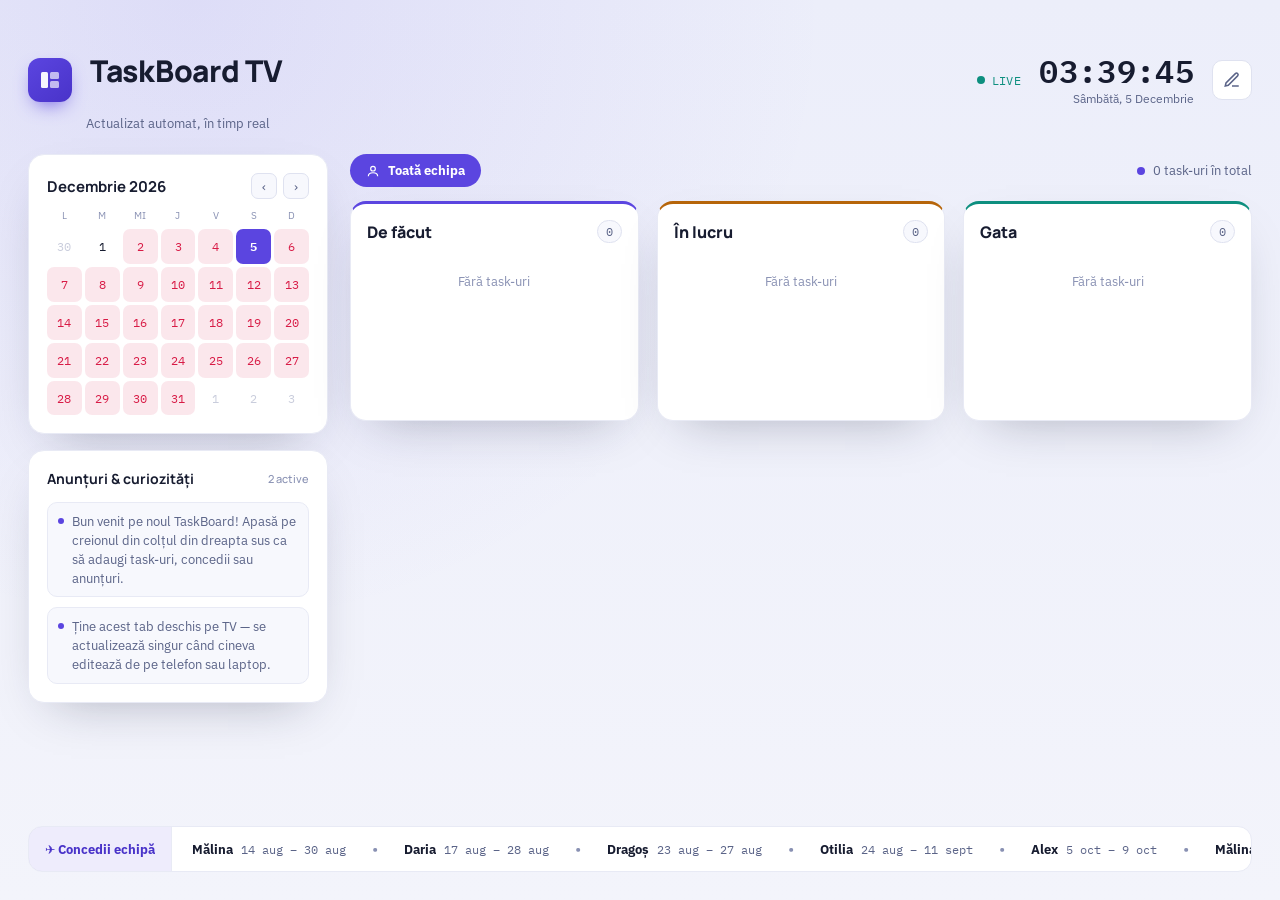
<file: index.html.html>
<title>TaskBoard TV</title>
<style id="page-style">
  :root {
    color-scheme: dark;
    --bg: #0a0f1c;
    --bg-grid: #0d1424;
    --surface: #121a2e;
    --surface-raised: #1a2540;
    --border: #263252;
    --border-soft: #1c2740;
    --text: #eef1fb;
    --text-muted: #8b96b8;
    --text-faint: #5c6689;
    --accent: #7c6cff;
    --accent-soft: rgba(124, 108, 255, 0.16);
    --accent-strong: #9a8dff;
    --amber: #f5a524;
    --amber-soft: rgba(245, 165, 36, 0.14);
    --teal: #2fd6c3;
    --teal-soft: rgba(47, 214, 195, 0.14);
    --rose: #fb7189;
    --rose-soft: rgba(251, 113, 137, 0.16);
    --shadow: 0 20px 50px -20px rgba(0, 0, 0, 0.6);
    --font-display: 'Manrope', 'Segoe UI', system-ui, sans-serif;
    --font-body: 'IBM Plex Sans', 'Segoe UI', system-ui, sans-serif;
    --font-mono: 'IBM Plex Mono', 'SFMono-Regular', Consolas, monospace;
  }

  :root[data-theme="light"] {
    color-scheme: light;
    --bg: #f3f4fb;
    --bg-grid: #eceefa;
    --surface: #ffffff;
    --surface-raised: #f7f8fd;
    --border: #dfe2f0;
    --border-soft: #e8eaf5;
    --text: #171c30;
    --text-muted: #5b6488;
    --text-faint: #8991b3;
    --accent: #5b45e0;
    --accent-soft: rgba(91, 69, 224, 0.1);
    --accent-strong: #4933c9;
    --amber: #b6650a;
    --amber-soft: rgba(182, 101, 10, 0.1);
    --teal: #0d8f7f;
    --teal-soft: rgba(13, 143, 127, 0.1);
    --rose: #d81b46;
    --rose-soft: rgba(216, 27, 70, 0.1);
    --shadow: 0 20px 50px -25px rgba(30, 34, 60, 0.35);
  }

  @media (prefers-color-scheme: light) {
    :root:not([data-theme="dark"]) {
      color-scheme: light;
      --bg: #f3f4fb;
      --bg-grid: #eceefa;
      --surface: #ffffff;
      --surface-raised: #f7f8fd;
      --border: #dfe2f0;
      --border-soft: #e8eaf5;
      --text: #171c30;
      --text-muted: #5b6488;
      --text-faint: #8991b3;
      --accent: #5b45e0;
      --accent-soft: rgba(91, 69, 224, 0.1);
      --accent-strong: #4933c9;
      --amber: #b6650a;
      --amber-soft: rgba(182, 101, 10, 0.1);
      --teal: #0d8f7f;
      --teal-soft: rgba(13, 143, 127, 0.1);
      --rose: #d81b46;
      --rose-soft: rgba(216, 27, 70, 0.1);
      --shadow: 0 20px 50px -25px rgba(30, 34, 60, 0.35);
    }
  }

  * { box-sizing: border-box; }
  html, body { height: 100%; }
  body {
    margin: 0;
    background: var(--bg);
    background-image:
      radial-gradient(circle at 15% 0%, var(--accent-soft), transparent 45%),
      linear-gradient(180deg, var(--bg-grid), var(--bg));
    color: var(--text);
    font-family: var(--font-body);
    -webkit-font-smoothing: antialiased;
    overflow-x: hidden;
  }
  ::selection { background: var(--accent-soft); }
  button { font-family: inherit; }
  :focus-visible { outline: 2px solid var(--accent-strong); outline-offset: 2px; }
  .tabular { font-variant-numeric: tabular-nums; font-family: var(--font-mono); }

  .board {
    min-height: 100vh;
    display: flex;
    flex-direction: column;
    gap: clamp(14px, 2vw, 22px);
    padding: clamp(14px, 2.2vw, 28px);
  }

  /* ---------- Topbar ---------- */
  .topbar {
    display: flex;
    align-items: center;
    justify-content: space-between;
    gap: 20px;
    flex-wrap: wrap;
  }
  .brand { display: flex; align-items: center; gap: 14px; min-width: 0; }
  .brand-mark {
    width: 44px; height: 44px; border-radius: 12px; flex: none;
    background: linear-gradient(140deg, var(--accent), var(--accent-strong));
    display: flex; align-items: center; justify-content: center;
    box-shadow: 0 8px 20px -8px var(--accent);
  }
  .brand-mark svg { width: 24px; height: 24px; }
  .brand-text { min-width: 0; }
  .board-name-row { display: flex; align-items: baseline; gap: 10px; }
  .board-name {
    font-family: var(--font-display);
    font-weight: 800;
    font-size: clamp(20px, 2.4vw, 30px);
    letter-spacing: -0.01em;
    text-wrap: balance;
    background: transparent; border: none; color: var(--text);
    padding: 2px 4px; border-radius: 6px; max-width: 60vw;
  }
  .board-name[contenteditable="true"] { cursor: text; background: var(--surface-raised); outline: 1px dashed var(--border); }
  .board-subtitle { margin: 2px 0 0; color: var(--text-muted); font-size: 13px; }

  .topbar-right { display: flex; align-items: center; gap: 18px; }
  .live-chip {
    display: flex; align-items: center; gap: 7px;
    font-family: var(--font-mono); font-size: 12px; letter-spacing: 0.04em;
    color: var(--teal); text-transform: uppercase;
  }
  .live-dot { width: 8px; height: 8px; border-radius: 50%; background: var(--teal); box-shadow: 0 0 0 0 var(--teal-soft); animation: pulse 2s infinite; }
  @keyframes pulse {
    0% { box-shadow: 0 0 0 0 var(--teal-soft); }
    70% { box-shadow: 0 0 0 8px transparent; }
    100% { box-shadow: 0 0 0 0 transparent; }
  }
  .clock-block { text-align: right; }
  .clock-time { font-family: var(--font-mono); font-weight: 600; font-size: clamp(22px, 2.8vw, 32px); line-height: 1; letter-spacing: 0.01em; }
  .clock-date { font-size: 12px; color: var(--text-muted); margin-top: 4px; text-transform: capitalize; }

  .icon-btn {
    width: 40px; height: 40px; border-radius: 10px;
    border: 1px solid var(--border); background: var(--surface);
    color: var(--text-muted); display: flex; align-items: center; justify-content: center;
    cursor: pointer; transition: border-color .15s, color .15s, background .15s;
  }
  .icon-btn:hover { color: var(--text); border-color: var(--accent); }
  .icon-btn.active { background: var(--accent); border-color: var(--accent); color: #fff; }
  .icon-btn svg { width: 18px; height: 18px; }

  /* ---------- Body grid ---------- */
  .body-grid {
    flex: 1;
    display: grid;
    grid-template-columns: 300px 1fr;
    gap: clamp(14px, 2vw, 22px);
    align-items: start;
  }
  @media (max-width: 980px) {
    .body-grid { grid-template-columns: 1fr; }
  }

  .panel {
    background: var(--surface);
    border: 1px solid var(--border-soft);
    border-radius: 16px;
    padding: 18px;
    box-shadow: var(--shadow);
  }
  .panel + .panel { margin-top: 16px; }
  .panel-title {
    display: flex; align-items: center; justify-content: space-between;
    font-family: var(--font-display); font-weight: 700; font-size: 14px;
    margin: 0 0 14px;
  }
  .panel-title .hint { font-weight: 500; font-size: 11px; color: var(--text-faint); }

  /* Calendar */
  .cal-head { display: flex; align-items: center; justify-content: space-between; margin-bottom: 10px; }
  .cal-month { font-family: var(--font-display); font-weight: 700; font-size: 15px; }
  .cal-nav { display: flex; gap: 6px; }
  .cal-nav button {
    width: 26px; height: 26px; border-radius: 7px; border: 1px solid var(--border);
    background: var(--surface-raised); color: var(--text-muted); cursor: pointer;
    display: flex; align-items: center; justify-content: center;
  }
  .cal-nav button:hover { color: var(--text); border-color: var(--accent); }
  .cal-grid { display: grid; grid-template-columns: repeat(7, 1fr); gap: 3px; }
  .cal-dow { font-size: 10px; text-align: center; color: var(--text-faint); padding-bottom: 4px; text-transform: uppercase; letter-spacing: .04em; }
  .cal-day {
    aspect-ratio: 1; display: flex; align-items: center; justify-content: center;
    font-family: var(--font-mono); font-size: 12px; border-radius: 7px; color: var(--text);
  }
  .cal-day.other { color: var(--text-faint); opacity: .45; }
  .cal-day.today { background: var(--accent); color: #fff; font-weight: 700; }
  .cal-day.has-vac:not(.today) { background: var(--rose-soft); color: var(--rose); }

  /* Announcements */
  .announce-list { display: flex; flex-direction: column; gap: 10px; max-height: 220px; overflow-y: auto; }
  .announce-item {
    display: flex; gap: 8px; align-items: flex-start;
    font-size: 12.5px; line-height: 1.5; color: var(--text-muted);
    background: var(--surface-raised); border: 1px solid var(--border-soft);
    border-radius: 10px; padding: 9px 10px;
  }
  .announce-item .dot { width: 6px; height: 6px; border-radius: 50%; background: var(--accent); margin-top: 6px; flex: none; }
  .announce-remove {
    margin-left: auto; border: none; background: none; color: var(--text-faint);
    cursor: pointer; font-size: 14px; line-height: 1; padding: 2px;
  }
  .announce-remove:hover { color: var(--rose); }
  .inline-add { display: flex; gap: 6px; margin-top: 12px; }
  .inline-add input {
    flex: 1; background: var(--surface-raised); border: 1px solid var(--border);
    border-radius: 8px; padding: 8px 10px; color: var(--text); font-size: 12.5px; font-family: inherit;
  }
  .inline-add button {
    border: none; background: var(--accent); color: #fff; border-radius: 8px;
    padding: 0 12px; font-weight: 600; font-size: 12.5px; cursor: pointer;
  }
  .inline-add button:hover { background: var(--accent-strong); }

  /* ---------- Columns ---------- */
  .toolbar { display: flex; align-items: center; justify-content: space-between; margin-bottom: 14px; flex-wrap: wrap; gap: 10px; }
  .filter-chip {
    display: inline-flex; align-items: center; gap: 8px;
    background: var(--accent); color: #fff; border: none; border-radius: 999px;
    padding: 8px 16px; font-weight: 700; font-size: 13px; cursor: pointer;
  }
  .filter-chip svg { width: 14px; height: 14px; }
  .section-caption { display: flex; align-items: center; gap: 8px; font-size: 13px; color: var(--text-muted); }
  .section-caption .dot { width: 8px; height: 8px; border-radius: 50%; background: var(--accent); }

  .columns {
    display: grid;
    grid-template-columns: repeat(3, minmax(0, 1fr));
    gap: clamp(12px, 1.6vw, 18px);
  }
  @media (max-width: 780px) { .columns { grid-template-columns: 1fr; } }

  .column {
    background: var(--surface);
    border: 1px solid var(--border-soft);
    border-top: 3px solid var(--col-color, var(--accent));
    border-radius: 16px;
    padding: 16px;
    min-height: 220px;
    display: flex; flex-direction: column;
    box-shadow: var(--shadow);
  }
  .column.col-todo { --col-color: var(--accent); }
  .column.col-doing { --col-color: var(--amber); }
  .column.col-done { --col-color: var(--teal); }

  .column-head { display: flex; align-items: center; justify-content: space-between; margin-bottom: 12px; }
  .column-head h3 { margin: 0; font-family: var(--font-display); font-size: 16px; font-weight: 800; }
  .column-count {
    font-family: var(--font-mono); font-size: 12px; min-width: 24px; text-align: center;
    background: var(--surface-raised); border: 1px solid var(--border); border-radius: 999px; padding: 3px 8px; color: var(--text-muted);
  }

  .task-list { display: flex; flex-direction: column; gap: 10px; flex: 1; }
  .empty-hint { color: var(--text-faint); font-size: 13px; padding: 18px 4px; text-align: center; }

  .task-card {
    background: var(--surface-raised); border: 1px solid var(--border);
    border-radius: 12px; padding: 11px 12px; position: relative;
  }
  .task-title { font-size: 13.5px; font-weight: 600; line-height: 1.4; text-wrap: balance; padding-right: 20px; }
  .task-meta { display: flex; align-items: center; gap: 8px; margin-top: 8px; flex-wrap: wrap; }
  .task-assignee {
    display: inline-flex; align-items: center; gap: 5px; font-size: 11px; color: var(--text-muted);
    background: var(--surface); border: 1px solid var(--border-soft); border-radius: 999px; padding: 3px 8px;
  }
  .task-due { font-family: var(--font-mono); font-size: 11px; color: var(--text-faint); }
  .task-actions { position: absolute; top: 8px; right: 8px; display: flex; gap: 4px; }
  .task-actions button {
    width: 20px; height: 20px; border-radius: 6px; border: none; background: transparent;
    color: var(--text-faint); cursor: pointer; display: flex; align-items: center; justify-content: center; font-size: 12px;
  }
  .task-actions button:hover { background: var(--border-soft); color: var(--text); }
  .task-actions button.danger:hover { color: var(--rose); }

  .add-task-form { margin-top: 12px; display: flex; flex-direction: column; gap: 6px; }
  .add-task-form input {
    background: var(--surface-raised); border: 1px solid var(--border); border-radius: 8px;
    padding: 8px 10px; color: var(--text); font-size: 12.5px; font-family: inherit;
  }
  .add-task-form .row { display: flex; gap: 6px; }
  .add-task-form .row input { flex: 1; min-width: 0; }
  .add-task-form button {
    border: 1px dashed var(--border); background: transparent; color: var(--text-muted);
    border-radius: 8px; padding: 8px; font-size: 12px; cursor: pointer; font-weight: 600;
  }
  .add-task-form button:hover { color: var(--accent); border-color: var(--accent); }

  /* ---------- Ticker ---------- */
  .ticker-bar {
    background: var(--surface); border: 1px solid var(--border-soft); border-radius: 14px;
    display: flex; align-items: stretch; overflow: hidden; box-shadow: var(--shadow);
  }
  .ticker-label {
    flex: none; display: flex; align-items: center; gap: 8px;
    background: var(--accent-soft); color: var(--accent-strong); font-weight: 700; font-size: 12.5px;
    padding: 0 16px; white-space: nowrap; border-right: 1px solid var(--border-soft);
  }
  .ticker-viewport { flex: 1; overflow: hidden; position: relative; display: flex; align-items: center; }
  .ticker-track {
    display: flex; align-items: center; gap: 26px; white-space: nowrap;
    padding: 12px 20px; animation: scroll-left var(--ticker-duration, 40s) linear infinite;
  }
  @keyframes scroll-left {
    from { transform: translateX(0); }
    to { transform: translateX(-50%); }
  }
  .ticker-item { display: inline-flex; align-items: center; gap: 8px; font-size: 13px; }
  .ticker-item .name { font-weight: 700; }
  .ticker-item .range { color: var(--text-muted); font-family: var(--font-mono); font-size: 12px; }
  .ticker-item .active-badge {
    font-size: 10px; font-weight: 700; text-transform: uppercase; letter-spacing: .03em;
    background: var(--rose-soft); color: var(--rose); border-radius: 999px; padding: 2px 8px;
  }
  .ticker-sep { color: var(--text-faint); }
  .ticker-edit { flex: none; display: flex; align-items: center; padding: 0 10px; border-left: 1px solid var(--border-soft); }

  @media (prefers-reduced-motion: reduce) {
    .ticker-track { animation: none; }
    .ticker-viewport { overflow-x: auto; }
    .live-dot { animation: none; }
  }

  /* ---------- Modal ---------- */
  .modal-backdrop {
    position: fixed; inset: 0; background: rgba(6, 9, 20, .6); backdrop-filter: blur(2px);
    display: flex; align-items: center; justify-content: center; padding: 20px; z-index: 50;
  }
  .modal {
    background: var(--surface); border: 1px solid var(--border-soft); border-radius: 16px;
    padding: 22px; width: min(520px, 100%); max-height: 80vh; overflow-y: auto; box-shadow: var(--shadow);
  }
  .modal h2 { margin: 0 0 4px; font-family: var(--font-display); font-size: 18px; }
  .modal .sub { margin: 0 0 16px; color: var(--text-muted); font-size: 13px; }
  .vac-row { display: flex; gap: 8px; align-items: center; padding: 8px 0; border-bottom: 1px solid var(--border-soft); }
  .vac-row:last-of-type { border-bottom: none; }
  .vac-row .vname { font-weight: 600; font-size: 13px; flex: 1; }
  .vac-row .vrange { font-family: var(--font-mono); font-size: 11.5px; color: var(--text-muted); }
  .vac-row button { border: none; background: none; color: var(--text-faint); cursor: pointer; font-size: 14px; }
  .vac-row button:hover { color: var(--rose); }
  .vac-add { display: flex; gap: 6px; margin-top: 14px; flex-wrap: wrap; }
  .vac-add input { background: var(--surface-raised); border: 1px solid var(--border); border-radius: 8px; padding: 8px 10px; color: var(--text); font-size: 12.5px; font-family: inherit; }
  .vac-add input[type="text"] { flex: 1; min-width: 100px; }
  .vac-add input[type="date"] { flex: 1; min-width: 120px; }
  .vac-add button.submit { border: none; background: var(--accent); color: #fff; border-radius: 8px; padding: 0 14px; font-weight: 700; cursor: pointer; }
  .modal-close { position: absolute; top: 14px; right: 14px; }
  .modal { position: relative; }

  /* ---------- Toast ---------- */
  .toast {
    position: fixed; bottom: 20px; left: 50%; transform: translateX(-50%);
    background: var(--surface-raised); border: 1px solid var(--border); color: var(--text);
    padding: 10px 18px; border-radius: 999px; font-size: 13px; box-shadow: var(--shadow);
    z-index: 60; opacity: 0; pointer-events: none; transition: opacity .2s, transform .2s;
  }
  .toast.show { opacity: 1; transform: translateX(-50%) translateY(-6px); }

  .readonly-badge {
    font-size: 11px; color: var(--text-faint); border: 1px solid var(--border); border-radius: 999px;
    padding: 4px 10px;
  }
</style>
<link rel="preconnect" href="https://fonts.googleapis.com">
<link rel="preconnect" href="https://fonts.gstatic.com" crossorigin>
<link href="https://fonts.googleapis.com/css2?family=IBM+Plex+Mono:wght@400;500;600&family=IBM+Plex+Sans:wght@400;500;600&family=Manrope:wght@500;700;800&display=swap" rel="stylesheet">

<div id="app-root"></div>
<script id="state-json" type="application/json">{"boardName":"TaskBoard TV","subtitle":"Actualizat automat, în timp real","tasks":[],"vacations":[{"id":"v1","name":"Mălina","start":"2026-08-14","end":"2026-08-30"},{"id":"v2","name":"Daria","start":"2026-08-17","end":"2026-08-28"},{"id":"v3","name":"Dragoș","start":"2026-08-23","end":"2026-08-27"},{"id":"v4","name":"Otilia","start":"2026-08-24","end":"2026-09-11"},{"id":"v5","name":"Alex","start":"2026-10-05","end":"2026-10-09"},{"id":"v6","name":"Mălina","start":"2026-10-12","end":"2026-10-25"},{"id":"v7","name":"Mircea","start":"2026-10-19","end":"2026-10-20"},{"id":"v8","name":"Alex","start":"2026-11-23","end":"2026-11-27"},{"id":"v9","name":"Amalia","start":"2026-11-26","end":"2026-11-27"},{"id":"v10","name":"Loredana","start":"2026-12-02","end":"2026-12-11"},{"id":"v11","name":"Vera","start":"2026-12-02","end":"2026-12-12"},{"id":"v12","name":"Mălina","start":"2026-12-11","end":"2026-12-27"},{"id":"v13","name":"Daria","start":"2026-12-23","end":"2026-12-24"},{"id":"v14","name":"Alex","start":"2026-12-28","end":"2026-12-28"},{"id":"v15","name":"Amalia","start":"2026-12-28","end":"2026-12-31"}],"announcements":[{"id":"a1","text":"Bun venit pe noul TaskBoard! Apasă pe creionul din colțul din dreapta sus ca să adaugi task-uri, concedii sau anunțuri."},{"id":"a2","text":"Ține acest tab deschis pe TV — se actualizează singur când cineva editează de pe telefon sau laptop."}]}</script>
<script id="boot-script">
(function () {
  "use strict";

  var DEFAULT_STATE = { boardName: "TaskBoard TV", subtitle: "Actualizat automat, în timp real", tasks: [], vacations: [], announcements: [] };
  var COLUMNS = [
    { key: "todo", label: "De făcut", cls: "col-todo" },
    { key: "doing", label: "În lucru", cls: "col-doing" },
    { key: "done", label: "Gata", cls: "col-done" }
  ];
  var DOW = ["L", "M", "Mi", "J", "V", "S", "D"];
  var MONTHS = ["Ianuarie", "Februarie", "Martie", "Aprilie", "Mai", "Iunie", "Iulie", "August", "Septembrie", "Octombrie", "Noiembrie", "Decembrie"];
  var MONTHS_SHORT = ["ian", "feb", "mar", "apr", "mai", "iun", "iul", "aug", "sept", "oct", "nov", "dec"];

  var state = loadInitialState();
  var view = { editMode: false, filterAssignee: "all", calYear: new Date().getFullYear(), calMonth: new Date().getMonth(), vacModalOpen: false, canEdit: true, artifactReady: false };
  var artifactApi = null;

  function loadInitialState() {
    try {
      var el = document.getElementById("state-json");
      if (el && el.textContent.trim()) {
        var parsed = JSON.parse(el.textContent);
        return Object.assign({}, DEFAULT_STATE, parsed);
      }
    } catch (e) { /* fall through */ }
    return JSON.parse(JSON.stringify(DEFAULT_STATE));
  }

  function escapeHtml(str) {
    return String(str == null ? "" : str).replace(/[&<>"']/g, function (c) {
      return { "&": "&amp;", "<": "&lt;", ">": "&gt;", '"': "&quot;", "'": "&#39;" }[c];
    });
  }
  function uid(prefix) { return prefix + "_" + Date.now().toString(36) + Math.random().toString(36).slice(2, 7); }
  function pad2(n) { return n < 10 ? "0" + n : "" + n; }
  function todayISO() { var d = new Date(); return d.getFullYear() + "-" + pad2(d.getMonth() + 1) + "-" + pad2(d.getDate()); }
  function fmtRange(startISO, endISO) {
    var s = new Date(startISO + "T00:00:00"), e = new Date(endISO + "T00:00:00");
    var sTxt = s.getDate() + " " + MONTHS_SHORT[s.getMonth()];
    var eTxt = e.getDate() + " " + MONTHS_SHORT[e.getMonth()];
    return startISO === endISO ? sTxt : sTxt + " – " + eTxt;
  }
  function isActiveNow(v) { var t = todayISO(); return v.start <= t && t <= v.end; }
  function dateInRange(iso, v) { return v.start <= iso && iso <= v.end; }

  /* ---------------- render ---------------- */
  function render() {
    var root = document.getElementById("app-root");
    if (!root) return;
    root.innerHTML = renderBoard();
    wireEvents();
    var themeRoot = document.documentElement;
    if (!themeRoot.hasAttribute("data-theme")) { /* leave to system */ }
  }

  function renderBoard() {
    return (
      '<div class="board">' +
      renderTopbar() +
      '<div class="body-grid">' +
      '<aside class="sidebar">' + renderCalendarPanel() + renderAnnouncePanel() + "</aside>" +
      "<main>" + renderToolbar() + renderColumns() + "</main>" +
      "</div>" +
      renderTicker() +
      "</div>" +
      (view.vacModalOpen ? renderVacModal() : "") +
      '<div class="toast" id="toast"></div>'
    );
  }

  function renderTopbar() {
    var now = new Date();
    var timeStr = pad2(now.getHours()) + ":" + pad2(now.getMinutes()) + ":" + pad2(now.getSeconds());
    var dateStr = now.toLocaleDateString("ro-RO", { weekday: "long", day: "numeric", month: "long" });
    return (
      '<header class="topbar">' +
      '<div class="brand">' +
      '<div class="brand-mark"><svg viewBox="0 0 24 24" fill="none"><rect x="3" y="4" width="7" height="16" rx="1.5" fill="white" fill-opacity=".95"/><rect x="12" y="4" width="9" height="7" rx="1.5" fill="white" fill-opacity=".65"/><rect x="12" y="13" width="9" height="7" rx="1.5" fill="white" fill-opacity=".65"/></svg></div>' +
      '<div class="brand-text">' +
      '<div class="board-name-row"><h1 class="board-name" id="board-name" contenteditable="' + (view.editMode ? "true" : "false") + '" spellcheck="false">' + escapeHtml(state.boardName) + "</h1></div>" +
      '<p class="board-subtitle">' + escapeHtml(state.subtitle) + "</p>" +
      "</div></div>" +
      '<div class="topbar-right">' +
      '<div class="live-chip"><span class="live-dot"></span>Live</div>' +
      '<div class="clock-block"><div class="clock-time tabular" id="clock-time">' + timeStr + '</div><div class="clock-date" id="clock-date">' + dateStr + "</div></div>" +
      (view.canEdit
        ? '<button class="icon-btn' + (view.editMode ? " active" : "") + '" id="btn-edit-toggle" aria-label="Comută modul editare" title="' + (view.editMode ? "Ieși din editare" : "Editează") + '"><svg viewBox="0 0 24 24" fill="none" stroke="currentColor" stroke-width="2"><path d="M12 20h9"/><path d="M16.5 3.5a2.1 2.1 0 0 1 3 3L7 19l-4 1 1-4Z"/></svg></button>'
        : '<span class="readonly-badge">doar vizualizare</span>') +
      "</div></header>"
    );
  }

  function renderCalendarPanel() {
    var y = view.calYear, m = view.calMonth;
    var first = new Date(y, m, 1);
    var startOffset = (first.getDay() + 6) % 7; // Monday-first
    var daysInMonth = new Date(y, m + 1, 0).getDate();
    var daysInPrev = new Date(y, m, 0).getDate();
    var cells = [];
    for (var i = 0; i < startOffset; i++) cells.push({ day: daysInPrev - startOffset + 1 + i, other: true, iso: null });
    for (var d = 1; d <= daysInMonth; d++) cells.push({ day: d, other: false, iso: y + "-" + pad2(m + 1) + "-" + pad2(d) });
    while (cells.length % 7 !== 0 || cells.length < 35) {
      var nd = cells.length - (startOffset + daysInMonth) + 1;
      cells.push({ day: nd, other: true, iso: null });
      if (cells.length >= 42) break;
    }
    var todayIso = todayISO();
    var cellsHtml = cells.map(function (c) {
      var cls = "cal-day";
      if (c.other) cls += " other";
      if (c.iso === todayIso) cls += " today";
      else if (c.iso && state.vacations.some(function (v) { return dateInRange(c.iso, v); })) cls += " has-vac";
      return '<div class="' + cls + '">' + c.day + "</div>";
    }).join("");
    var dowHtml = DOW.map(function (d) { return '<div class="cal-dow">' + d + "</div>"; }).join("");
    return (
      '<section class="panel calendar-panel"><div class="cal-head"><div class="cal-month">' + MONTHS[m] + " " + y + '</div>' +
      '<div class="cal-nav"><button id="cal-prev" aria-label="Luna anterioară">‹</button><button id="cal-next" aria-label="Luna următoare">›</button></div></div>' +
      '<div class="cal-grid">' + dowHtml + cellsHtml + "</div></section>"
    );
  }

  function renderAnnouncePanel() {
    var items = state.announcements.map(function (a) {
      return (
        '<div class="announce-item"><span class="dot"></span><span>' + escapeHtml(a.text) + "</span>" +
        (view.editMode ? '<button class="announce-remove" data-remove-announce="' + a.id + '" aria-label="Șterge">×</button>' : "") +
        "</div>"
      );
    }).join("") || '<div class="empty-hint">Niciun anunț momentan.</div>';
    return (
      '<section class="panel announce-panel"><h2 class="panel-title">Anunțuri &amp; curiozități<span class="hint">' + state.announcements.length + " active</span></h2>" +
      '<div class="announce-list">' + items + "</div>" +
      (view.editMode
        ? '<div class="inline-add"><input type="text" id="new-announce" placeholder="Scrie un anunț nou…" maxlength="180"><button id="btn-add-announce">Adaugă</button></div>'
        : "") +
      "</section>"
    );
  }

  function assignees() {
    var set = {};
    state.tasks.forEach(function (t) { if (t.assignee) set[t.assignee] = true; });
    return Object.keys(set).sort();
  }

  function renderToolbar() {
    var list = assignees();
    var label = view.filterAssignee === "all" ? "Toată echipa" : view.filterAssignee;
    return (
      '<div class="toolbar"><button class="filter-chip" id="btn-cycle-filter" title="Filtrează după persoană"><svg viewBox="0 0 24 24" fill="none" stroke="currentColor" stroke-width="2"><circle cx="12" cy="8" r="4"/><path d="M4 21c0-4 4-6 8-6s8 2 8 6"/></svg>' + escapeHtml(label) + (list.length ? " ▾" : "") + "</button>" +
      '<div class="section-caption"><span class="dot"></span>' + state.tasks.length + " task-uri în total</div></div>"
    );
  }

  function renderColumns() {
    var filtered = state.tasks.filter(function (t) { return view.filterAssignee === "all" || t.assignee === view.filterAssignee; });
    var html = COLUMNS.map(function (col) {
      var tasks = filtered.filter(function (t) { return t.column === col.key; });
      var cardsHtml = tasks.map(function (t) {
        var idx = COLUMNS.findIndex(function (c) { return c.key === col.key; });
        var prevBtn = idx > 0 && view.editMode ? '<button data-move="' + t.id + '" data-dir="-1" aria-label="Mută înapoi">‹</button>' : "";
        var nextBtn = idx < COLUMNS.length - 1 && view.editMode ? '<button data-move="' + t.id + '" data-dir="1" aria-label="Mută înainte">›</button>' : "";
        var delBtn = view.editMode ? '<button class="danger" data-remove-task="' + t.id + '" aria-label="Șterge task">×</button>' : "";
        return (
          '<div class="task-card"><div class="task-title">' + escapeHtml(t.title) + "</div>" +
          '<div class="task-meta">' +
          (t.assignee ? '<span class="task-assignee">👤 ' + escapeHtml(t.assignee) + "</span>" : "") +
          (t.due ? '<span class="task-due tabular">' + escapeHtml(t.due) + "</span>" : "") +
          "</div>" +
          (view.editMode ? '<div class="task-actions">' + prevBtn + nextBtn + delBtn + "</div>" : "") +
          "</div>"
        );
      }).join("") || '<div class="empty-hint">Fără task-uri</div>';
      var addForm = view.editMode
        ? '<form class="add-task-form" data-add-task="' + col.key + '">' +
          '<input type="text" name="title" placeholder="Task nou…" maxlength="140" required>' +
          '<div class="row"><input type="text" name="assignee" placeholder="Responsabil (opțional)" maxlength="40"><input type="text" name="due" placeholder="Termen, ex: 28 aug" maxlength="20"></div>' +
          '<button type="submit">+ Adaugă în ' + escapeHtml(col.label) + "</button></form>"
        : "";
      return (
        '<div class="column ' + col.cls + '"><div class="column-head"><h3>' + col.label + '</h3><span class="column-count tabular">' + tasks.length + "</span></div>" +
        '<div class="task-list">' + cardsHtml + "</div>" + addForm + "</div>"
      );
    }).join("");
    return '<div class="columns">' + html + "</div>";
  }

  function renderTicker() {
    var sorted = state.vacations.slice().sort(function (a, b) { return a.start < b.start ? -1 : 1; });
    var itemsHtml = sorted.map(function (v) {
      return (
        '<span class="ticker-item"><span class="name">' + escapeHtml(v.name) + '</span><span class="range tabular">' + fmtRange(v.start, v.end) + "</span>" +
        (isActiveNow(v) ? '<span class="active-badge">în concediu acum</span>' : "") +
        "</span>"
      );
    }).join('<span class="ticker-sep">•</span>');
    var track = sorted.length
      ? '<div class="ticker-track" style="--ticker-duration:' + Math.max(20, sorted.length * 6) + 's">' + itemsHtml + '<span class="ticker-sep">•</span>' + itemsHtml + "</div>"
      : '<div class="ticker-track" style="animation:none"><span class="ticker-item">Nicio absență programată.</span></div>';
    return (
      '<footer class="ticker-bar"><div class="ticker-label">✈ Concedii echipă</div>' +
      '<div class="ticker-viewport">' + track + "</div>" +
      (view.editMode ? '<div class="ticker-edit"><button class="icon-btn" id="btn-open-vac" aria-label="Gestionează concediile" title="Gestionează concediile"><svg viewBox="0 0 24 24" fill="none" stroke="currentColor" stroke-width="2"><path d="M5 12h14M12 5v14"/></svg></button></div>' : "") +
      "</footer>"
    );
  }

  function renderVacModal() {
    var sorted = state.vacations.slice().sort(function (a, b) { return a.start < b.start ? -1 : 1; });
    var rows = sorted.map(function (v) {
      return (
        '<div class="vac-row"><span class="vname">' + escapeHtml(v.name) + '</span><span class="vrange">' + fmtRange(v.start, v.end) + "</span>" +
        '<button data-remove-vac="' + v.id + '" aria-label="Șterge">×</button></div>'
      );
    }).join("") || '<div class="empty-hint">Nicio absență adăugată.</div>';
    return (
      '<div class="modal-backdrop" id="vac-backdrop"><div class="modal"><button class="icon-btn modal-close" id="btn-close-vac" aria-label="Închide">✕</button>' +
      "<h2>Concedii echipă</h2><p class=\"sub\">Adaugă sau șterge perioade de absență.</p>" +
      '<div id="vac-rows">' + rows + "</div>" +
      '<form class="vac-add" id="vac-add-form">' +
      '<input type="text" name="name" placeholder="Nume" required maxlength="40">' +
      '<input type="date" name="start" required>' +
      '<input type="date" name="end" required>' +
      '<button type="submit" class="submit">Adaugă</button>' +
      "</form></div></div>"
    );
  }

  /* ---------------- events ---------------- */
  function wireEvents() {
    var editBtn = document.getElementById("btn-edit-toggle");
    if (editBtn) editBtn.onclick = function () { view.editMode = !view.editMode; render(); };

    var nameEl = document.getElementById("board-name");
    if (nameEl && view.editMode) {
      nameEl.onblur = function () {
        var val = nameEl.textContent.trim() || DEFAULT_STATE.boardName;
        if (val !== state.boardName) persist(Object.assign({}, state, { boardName: val }));
      };
      nameEl.onkeydown = function (e) { if (e.key === "Enter") { e.preventDefault(); nameEl.blur(); } };
    }

    var filterBtn = document.getElementById("btn-cycle-filter");
    if (filterBtn) filterBtn.onclick = function () {
      var list = ["all"].concat(assignees());
      var idx = list.indexOf(view.filterAssignee);
      view.filterAssignee = list[(idx + 1) % list.length];
      render();
    };

    var calPrev = document.getElementById("cal-prev");
    var calNext = document.getElementById("cal-next");
    if (calPrev) calPrev.onclick = function () { view.calMonth--; if (view.calMonth < 0) { view.calMonth = 11; view.calYear--; } render(); };
    if (calNext) calNext.onclick = function () { view.calMonth++; if (view.calMonth > 11) { view.calMonth = 0; view.calYear++; } render(); };

    var addAnnounceBtn = document.getElementById("btn-add-announce");
    if (addAnnounceBtn) addAnnounceBtn.onclick = function () {
      var input = document.getElementById("new-announce");
      var val = input.value.trim();
      if (!val) return;
      var next = Object.assign({}, state, { announcements: state.announcements.concat([{ id: uid("a"), text: val }]) });
      persist(next);
    };
    document.querySelectorAll("[data-remove-announce]").forEach(function (btn) {
      btn.onclick = function () {
        var id = btn.getAttribute("data-remove-announce");
        persist(Object.assign({}, state, { announcements: state.announcements.filter(function (a) { return a.id !== id; }) }));
      };
    });

    document.querySelectorAll("[data-add-task]").forEach(function (form) {
      form.onsubmit = function (e) {
        e.preventDefault();
        var col = form.getAttribute("data-add-task");
        var fd = new FormData(form);
        var title = (fd.get("title") || "").toString().trim();
        if (!title) return;
        var task = { id: uid("t"), title: title, assignee: (fd.get("assignee") || "").toString().trim(), due: (fd.get("due") || "").toString().trim(), column: col };
        persist(Object.assign({}, state, { tasks: state.tasks.concat([task]) }));
      };
    });
    document.querySelectorAll("[data-move]").forEach(function (btn) {
      btn.onclick = function () {
        var id = btn.getAttribute("data-move");
        var dir = parseInt(btn.getAttribute("data-dir"), 10);
        var keys = COLUMNS.map(function (c) { return c.key; });
        var tasks = state.tasks.map(function (t) {
          if (t.id !== id) return t;
          var idx = keys.indexOf(t.column) + dir;
          idx = Math.max(0, Math.min(keys.length - 1, idx));
          return Object.assign({}, t, { column: keys[idx] });
        });
        persist(Object.assign({}, state, { tasks: tasks }));
      };
    });
    document.querySelectorAll("[data-remove-task]").forEach(function (btn) {
      btn.onclick = function () {
        var id = btn.getAttribute("data-remove-task");
        persist(Object.assign({}, state, { tasks: state.tasks.filter(function (t) { return t.id !== id; }) }));
      };
    });

    var openVac = document.getElementById("btn-open-vac");
    if (openVac) openVac.onclick = function () { view.vacModalOpen = true; render(); };
    var closeVac = document.getElementById("btn-close-vac");
    if (closeVac) closeVac.onclick = function () { view.vacModalOpen = false; render(); };
    var backdrop = document.getElementById("vac-backdrop");
    if (backdrop) backdrop.onclick = function (e) { if (e.target === backdrop) { view.vacModalOpen = false; render(); } };
    document.querySelectorAll("[data-remove-vac]").forEach(function (btn) {
      btn.onclick = function () {
        var id = btn.getAttribute("data-remove-vac");
        persist(Object.assign({}, state, { vacations: state.vacations.filter(function (v) { return v.id !== id; }) }));
      };
    });
    var vacForm = document.getElementById("vac-add-form");
    if (vacForm) vacForm.onsubmit = function (e) {
      e.preventDefault();
      var fd = new FormData(vacForm);
      var name = (fd.get("name") || "").toString().trim();
      var start = (fd.get("start") || "").toString();
      var end = (fd.get("end") || "").toString() || start;
      if (!name || !start) return;
      if (end < start) { var t = end; end = start; start = t; }
      persist(Object.assign({}, state, { vacations: state.vacations.concat([{ id: uid("v"), name: name, start: start, end: end }]) }));
    };
  }

  /* ---------------- persistence ---------------- */
  function buildDocument(nextState) {
    var styleText = document.getElementById("page-style").textContent;
    var bootText = document.getElementById("boot-script").textContent;
    var stateJson = JSON.stringify(nextState).replace(/</g, "\\u003c");
    return (
      "<!doctype html>\n<html lang=\"ro\">\n<head>\n<meta charset=\"utf-8\">\n" +
      "<meta name=\"viewport\" content=\"width=device-width, initial-scale=1\">\n" +
      "<title>" + escapeHtml(nextState.boardName || "TaskBoard TV") + "</title>\n" +
      "<style id=\"page-style\">" + styleText + "</style>\n" +
      "<link rel=\"preconnect\" href=\"https://fonts.googleapis.com\">\n" +
      "<link rel=\"preconnect\" href=\"https://fonts.gstatic.com\" crossorigin>\n" +
      "<link href=\"https://fonts.googleapis.com/css2?family=IBM+Plex+Mono:wght@400;500;600&family=IBM+Plex+Sans:wght@400;500;600&family=Manrope:wght@500;700;800&display=swap\" rel=\"stylesheet\">\n" +
      "</head>\n<body>\n" +
      "<div id=\"app-root\"></div>\n" +
      "<script id=\"state-json\" type=\"application/json\">" + stateJson + "<\/script>\n" +
      "<script id=\"boot-script\">" + bootText + "<\/script>\n" +
      "</body>\n</html>"
    );
  }

  function showToast(msg) {
    var t = document.getElementById("toast");
    if (!t) return;
    t.textContent = msg;
    t.classList.add("show");
    clearTimeout(showToast._tm);
    showToast._tm = setTimeout(function () { t.classList.remove("show"); }, 3200);
  }

  function persist(nextState) {
    state = nextState;
    render();
    if (!artifactApi) {
      showToast("Salvat doar local — capacitatea de salvare nu e disponibilă în această vizualizare.");
      return;
    }
    artifactApi.publish(buildDocument(state)).catch(function (err) {
      console.error("publish failed", err);
      var code = err && err.code;
      if (code === "not_granted" || code === "not_writer") {
        view.canEdit = false;
        view.editMode = false;
        render();
        showToast("Vizualizare doar — nu ai drepturi de editare pe acest board.");
      } else if (code === "conflict") {
        showToast("Altcineva a salvat chiar acum — se actualizează.");
      } else {
        showToast("Nu am putut salva modificarea. Încearcă din nou.");
      }
    });
  }

  /* ---------------- clock ---------------- */
  function tickClock() {
    var timeEl = document.getElementById("clock-time");
    var dateEl = document.getElementById("clock-date");
    if (!timeEl || !dateEl) return;
    var now = new Date();
    timeEl.textContent = pad2(now.getHours()) + ":" + pad2(now.getMinutes()) + ":" + pad2(now.getSeconds());
    dateEl.textContent = now.toLocaleDateString("ro-RO", { weekday: "long", day: "numeric", month: "long" });
  }

  /* ---------------- init ---------------- */
  function init() {
    render();
    setInterval(tickClock, 1000);
    setInterval(function () {
      if (!view.vacModalOpen) render();
    }, 30 * 60 * 1000); // keep "acum" badges / calendar fresh across long TV sessions

    if (window.claude && typeof window.claude.use === "function") {
      window.claude.use("artifact").then(function (api) {
        artifactApi = api;
        view.artifactReady = !!api;
        if (!api) showToast("Modul de salvare live nu e disponibil în această fereastră.");
      }).catch(function () { artifactApi = null; });
    }
  }

  if (document.readyState === "loading") {
    document.addEventListener("DOMContentLoaded", init);
  } else {
    init();
  }
})();
</script>
</file>
